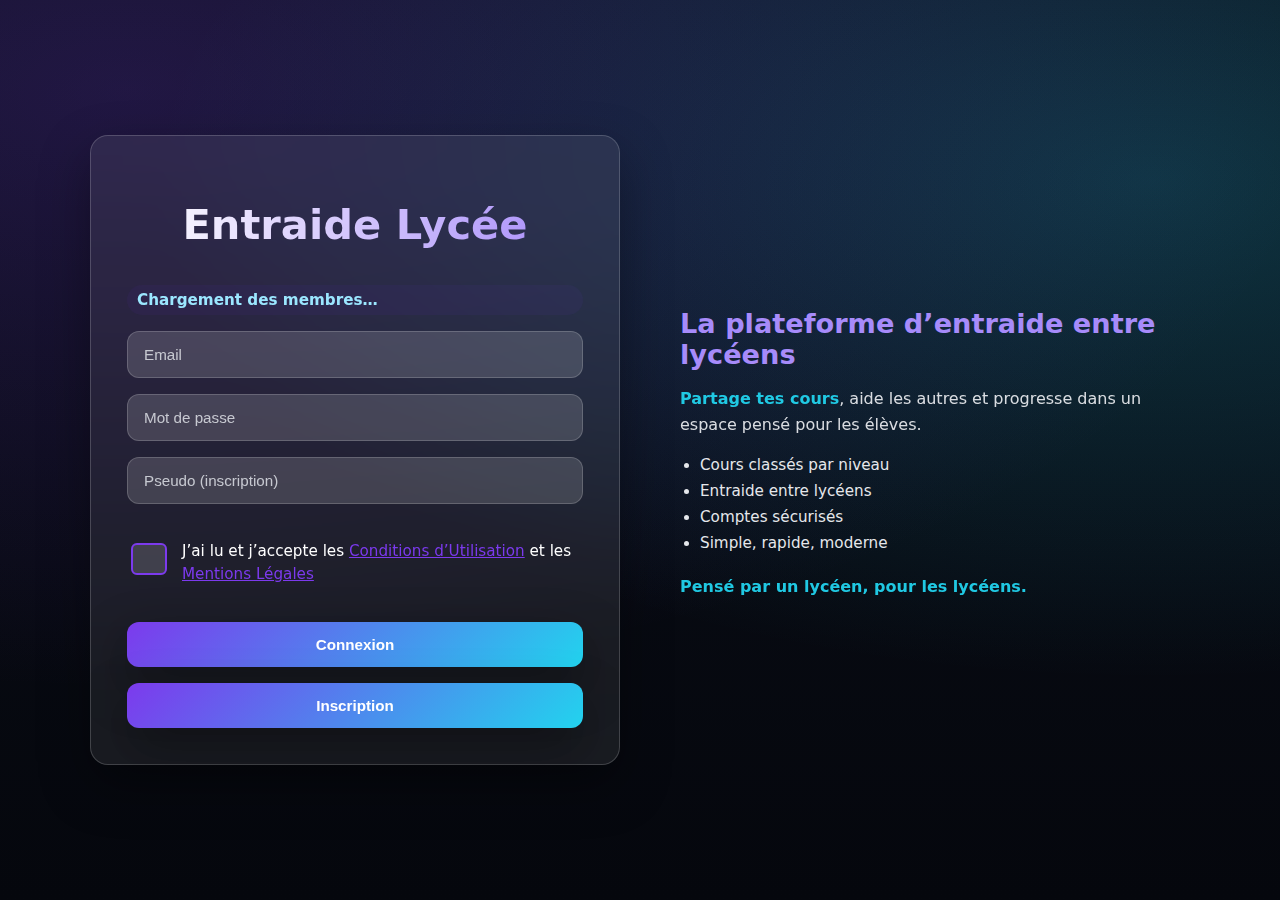
<file: index.html>
<!DOCTYPE html>
<html lang="fr">

<head>
  <meta charset="UTF-8">
  <title>Entraide Lycée - Connexion</title>
  <meta name="viewport" content="width=device-width, initial-scale=1.0">
  <link rel="shortcut icon" href="css/favicon.ico">

  <!-- Standard Favicon -->
  <link rel="icon" type="image/png" sizes="16x16" href="css/favicon-16x16.png">
  <link rel="icon" type="image/png" sizes="32x32" href="css/favicon-32x32.png">
  <link rel="icon" type="image/png" sizes="48x48" href="css/favicon-48x48.png">
  <link rel="stylesheet" href="css/auth.css">
  <style>
    .user-count{
      margin-top:10px;
      font-size:0.95rem;
      color:#9be7ff;
      background: rgba(124,58,237,0.06);
      padding:6px 10px;
      border-radius:999px;
      display:inline-block;
      font-weight:600;
    }
  </style>
</head>

<body class="center">

  <div class="auth-layout">

    <!-- CONNEXION -->
    <!-- CONNEXION / INSCRIPTION -->
    <div class="auth-card">
      <h1>Entraide Lycée</h1>

      <div id="userCount" class="user-count">Chargement des membres…</div>

      <input id="email" placeholder="Email">
      <input id="password" type="password" placeholder="Mot de passe">
      <input id="username" placeholder="Pseudo (inscription)">

      <!-- Checkbox acceptation -->
      <div class="checkbox-group">
        <input type="checkbox" id="terms">
        <label for="terms" class="accept-section">
          J’ai lu et j’accepte les <a href="conditions-utilisations.html" target="_blank">Conditions d’Utilisation</a> et les
          <a href="mentions-legales.html" target="_blank">Mentions Légales</a>
        </label>
      </div>


      <button id="loginBtn">Connexion</button>
      <button id="registerBtn">Inscription</button>
    </div>



    <!-- TEXTE DROITE -->
    <div class="auth-info">
      <h2>La plateforme d’entraide entre lycéens</h2>

      <p>
        <strong>Partage tes cours</strong>, aide les autres et progresse
        dans un espace pensé pour les élèves.
      </p>

      <ul>
        <li>Cours classés par niveau</li>
        <li>Entraide entre lycéens</li>
        <li>Comptes sécurisés</li>
        <li>Simple, rapide, moderne</li>
      </ul>

      <p class="auth-highlight">
        Pensé par un lycéen, pour les lycéens.
      </p>
    </div>

  </div>

  <script type="module" src="./js/auth.js"></script>
</body>

</html>
</file>
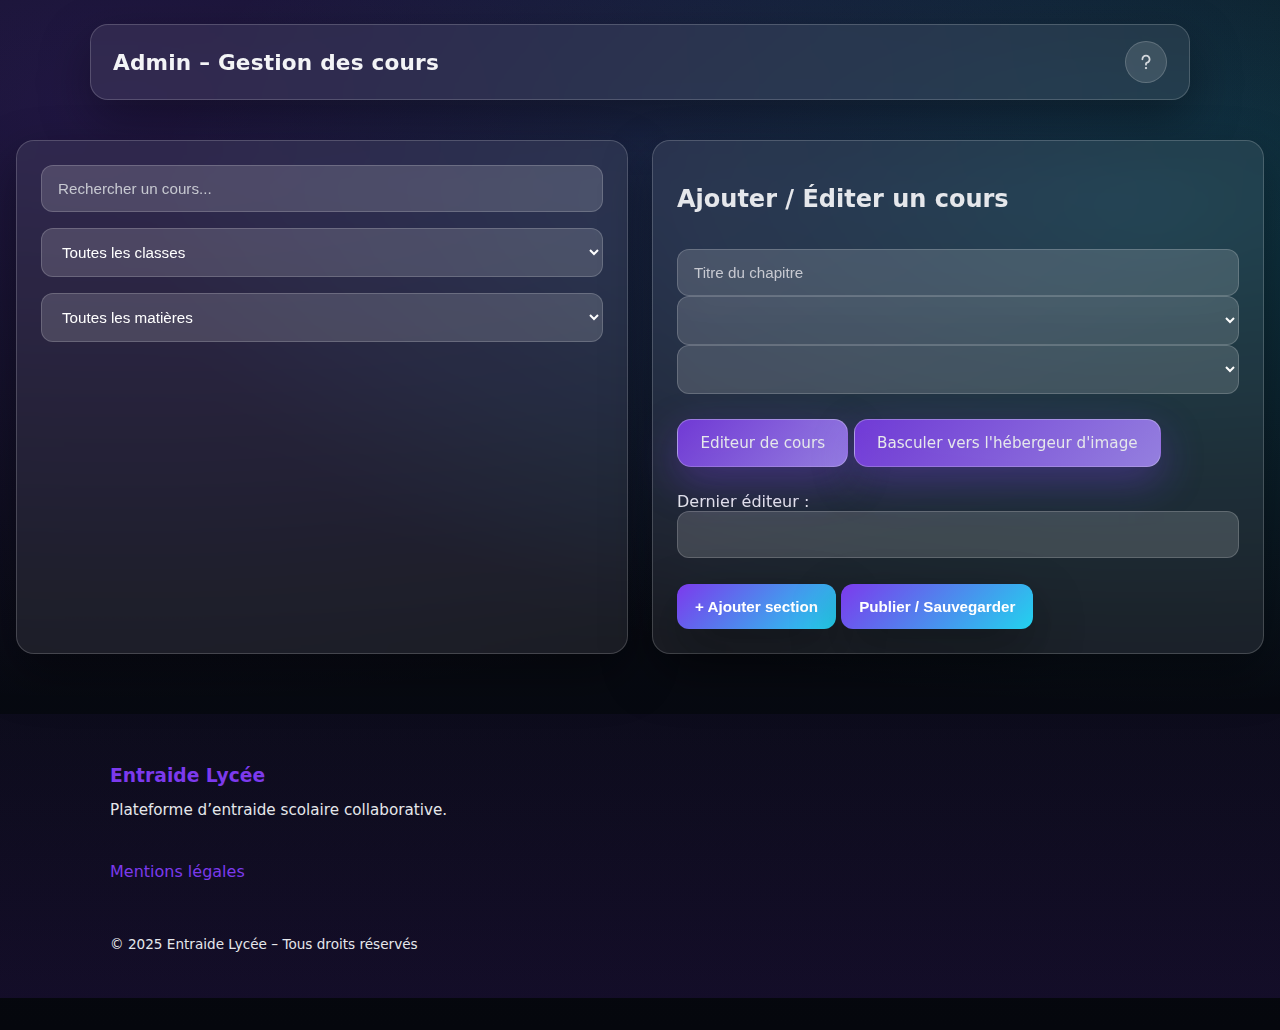
<file: admin.html>
<!DOCTYPE html>
<html lang="fr">

<head>
  <meta charset="UTF-8">
  <title>Admin – Gestion des cours</title>
  <meta name="viewport" content="width=device-width, initial-scale=1.0">
  <link rel="shortcut icon" href="css/favicon.ico">

  <!-- Standard Favicon -->
  <link rel="icon" type="image/png" sizes="16x16" href="css/favicon-16x16.png">
  <link rel="icon" type="image/png" sizes="32x32" href="css/favicon-32x32.png">
  <link rel="icon" type="image/png" sizes="48x48" href="css/favicon-48x48.png">
  <link rel="stylesheet" href="css/admin.css">

</head>

<body>

  <header class="topbar">
    <h1>Admin – Gestion des cours</h1>
    
    <a href="guideAdmin/guide.html"><svg xmlns="http://www.w3.org/2000/svg"
        viewBox="0 0 640 640"><!--!Font Awesome Free v7.1.0 by @fontawesome - https://fontawesome.com License - https://fontawesome.com/license/free Copyright 2025 Fonticons, Inc.-->
        <path
          d="M224 224C224 171 267 128 320 128C373 128 416 171 416 224C416 266.7 388.1 302.9 349.5 315.4C321.1 324.6 288 350.7 288 392L288 416C288 433.7 302.3 448 320 448C337.7 448 352 433.7 352 416L352 392C352 390.3 352.6 387.9 355.5 384.7C358.5 381.4 363.4 378.2 369.2 376.3C433.5 355.6 480 295.3 480 224C480 135.6 408.4 64 320 64C231.6 64 160 135.6 160 224C160 241.7 174.3 256 192 256C209.7 256 224 241.7 224 224zM320 576C342.1 576 360 558.1 360 536C360 513.9 342.1 496 320 496C297.9 496 280 513.9 280 536C280 558.1 297.9 576 320 576z" />
      </svg></a>
  </header>

  <main class="admin-container">


    <section class="course-management card">
      <input type="text" id="searchCourse" placeholder="Rechercher un cours...">
      <select id="filterClass">
        <option value="">Toutes les classes</option>
      </select>
      <select id="filterSubject">
        <option value="">Toutes les matières</option>
      </select>
      <div id="courseList"></div>
    </section>

    <section class="course-form card">
      <h2>Ajouter / Éditer un cours</h2>
      <form id="courseForm">
        <input name="title" placeholder="Titre du chapitre" required>
        <select name="class" id="classSelect" required></select>
        <select name="subject" id="subjectSelect" required></select>
        <div id="sections"></div>

        <a href="editCourse/index.html" class="editeur">Editeur de cours</a>
        <a href="image-explorer/Storagedasboard.html" class="editeur" target="_blank">Basculer vers l'hébergeur
          d'image</a>
        <!-- Champ readonly pour afficher le dernier éditeur -->
        <div class="field">
          <label>Dernier éditeur :</label>
          <input type="text" id="lastEditor" readonly>
        </div>

        <button type="button" id="addSection">+ Ajouter section</button>
        <button type="submit">Publier / Sauvegarder</button>
      </form>
    </section>


  </main>
  <footer class="site-footer">
    <div class="footer-container">

      <div class="footer-brand">
        <h3>Entraide Lycée</h3>
        <p>Plateforme d’entraide scolaire collaborative.</p>
      </div>

      <nav class="footer-links">
        <a href="mentions-legales.html" class="footer-link">Mentions légales</a>
      </nav>

      <div class="footer-bottom">
        <p>© 2025 Entraide Lycée – Tous droits réservés</p>
      </div>

    </div>
  </footer> 

  <script type="module" src="js/admin.js"></script>
</body>

</html>
</file>
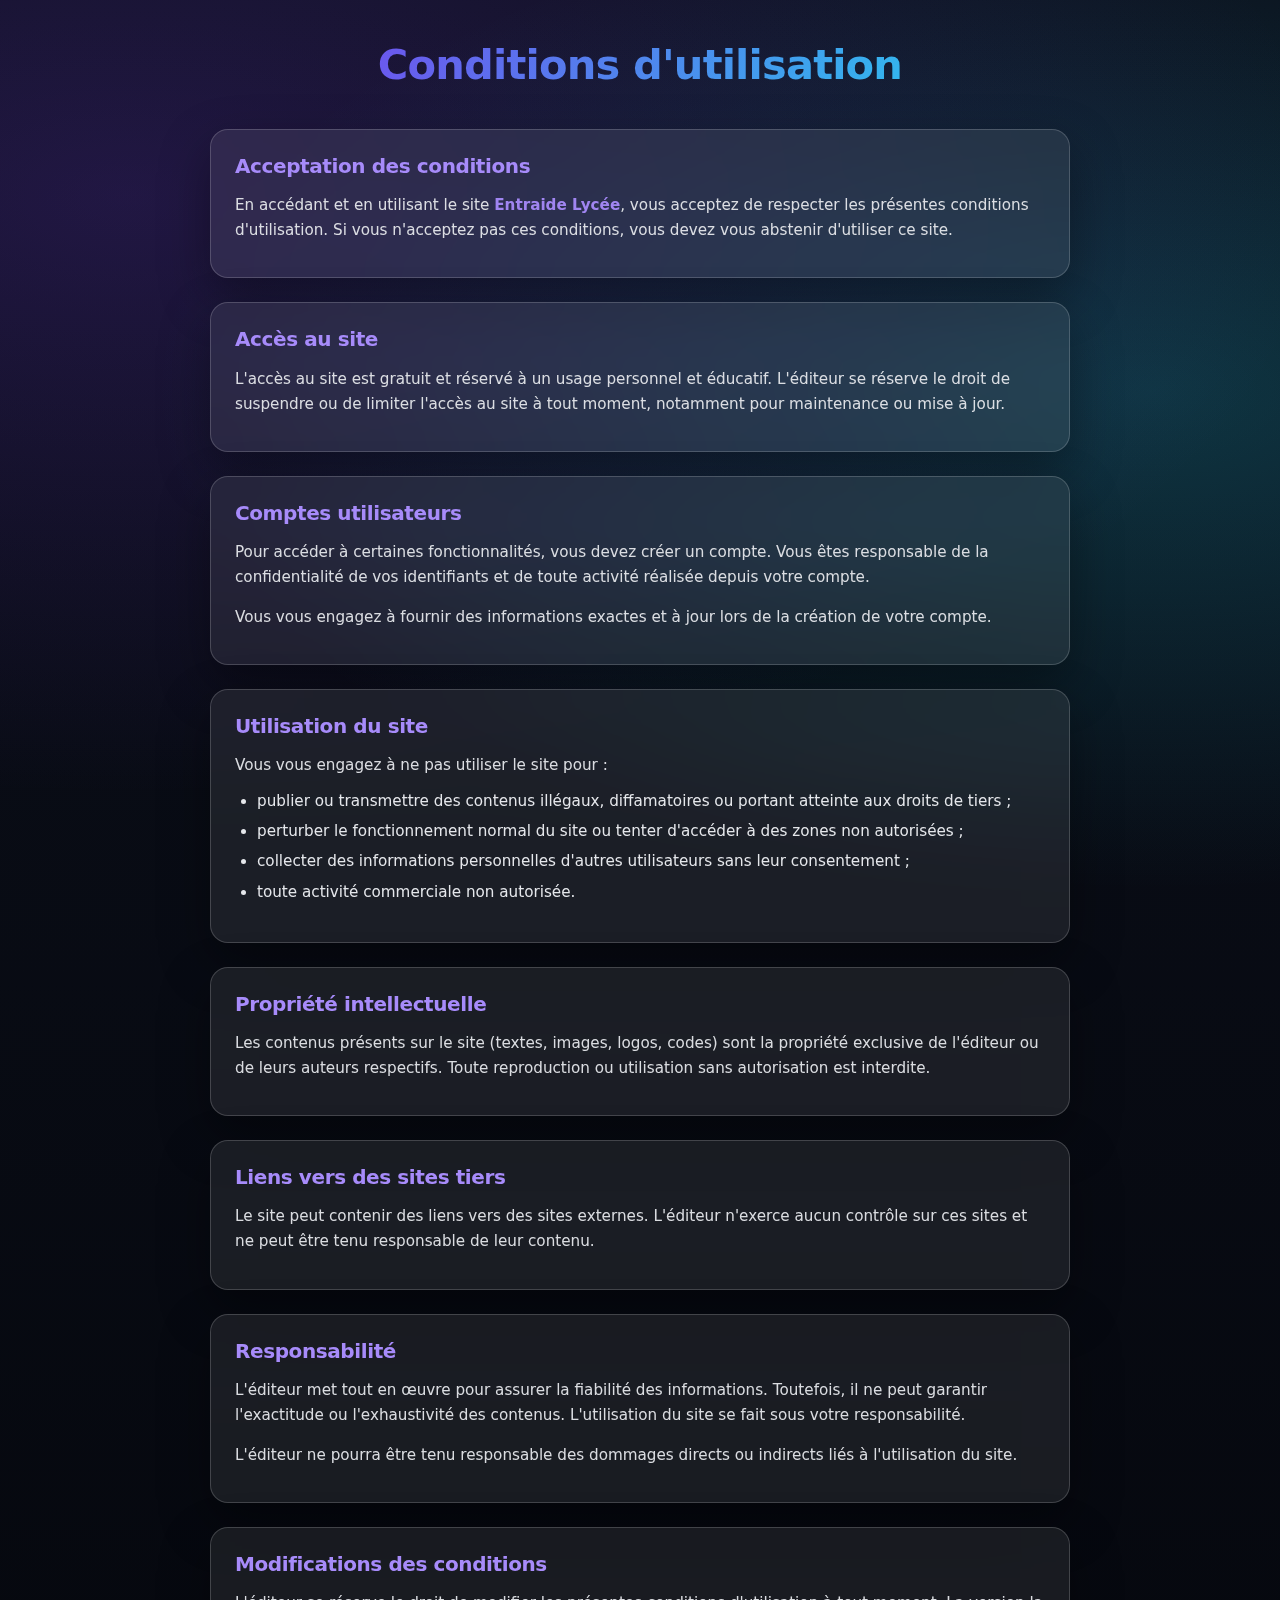
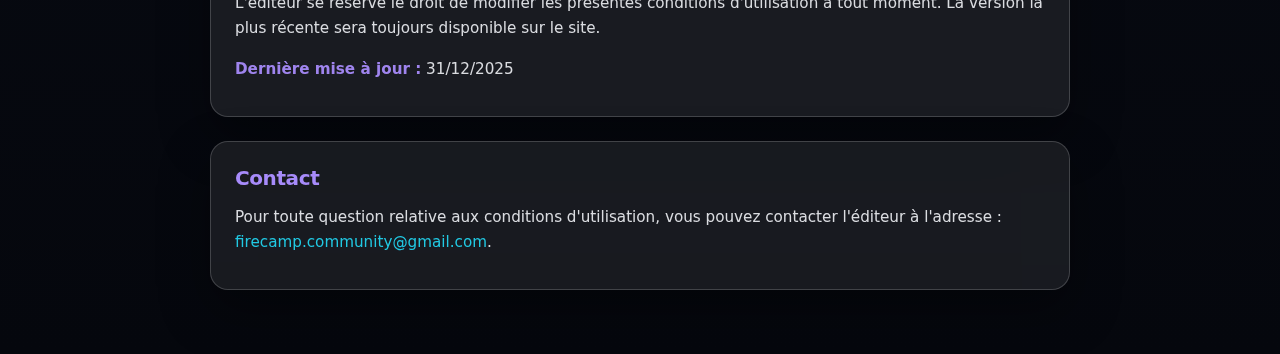
<file: conditions-utilisations.html>
<!DOCTYPE html>
<html lang="fr">

<head>
  <meta charset="UTF-8">
  <meta name="viewport" content="width=device-width, initial-scale=1.0">
  <title>Conditions d'utilisation – Entraide Lycée</title>
  <link rel="shortcut icon" href="css/favicon.ico">
  <link rel="icon" type="image/png" sizes="16x16" href="css/favicon-16x16.png">
  <link rel="icon" type="image/png" sizes="32x32" href="css/favicon-32x32.png">
  <link rel="icon" type="image/png" sizes="48x48" href="css/favicon-48x48.png">
  <link rel="stylesheet" href="css/style.css">
</head>

<body>
  <main class="legale-page">
    <h1>Conditions d'utilisation</h1>

    <section id="acceptation">
      <h2>Acceptation des conditions</h2>
      <p>
        En accédant et en utilisant le site <strong>Entraide Lycée</strong>, vous acceptez de respecter les présentes
        conditions d'utilisation. Si vous n'acceptez pas ces conditions, vous devez vous abstenir d'utiliser ce site.
      </p>
    </section>

    <section id="acces-site">
      <h2>Accès au site</h2>
      <p>
        L'accès au site est gratuit et réservé à un usage personnel et éducatif. L'éditeur se réserve le droit de
        suspendre ou de limiter l'accès au site à tout moment, notamment pour maintenance ou mise à jour.
      </p>
    </section>

    <section id="compte-utilisateur">
      <h2>Comptes utilisateurs</h2>
      <p>
        Pour accéder à certaines fonctionnalités, vous devez créer un compte. Vous êtes responsable de la confidentialité
        de vos identifiants et de toute activité réalisée depuis votre compte.
      </p>
      <p>
        Vous vous engagez à fournir des informations exactes et à jour lors de la création de votre compte.
      </p>
    </section>

    <section id="utilisation">
      <h2>Utilisation du site</h2>
      <p>
        Vous vous engagez à ne pas utiliser le site pour :
      </p>
      <ul>
        <li>publier ou transmettre des contenus illégaux, diffamatoires ou portant atteinte aux droits de tiers ;</li>
        <li>perturber le fonctionnement normal du site ou tenter d'accéder à des zones non autorisées ;</li>
        <li>collecter des informations personnelles d'autres utilisateurs sans leur consentement ;</li>
        <li>toute activité commerciale non autorisée.</li>
      </ul>
    </section>

    <section id="propriete-intellectuelle">
      <h2>Propriété intellectuelle</h2>
      <p>
        Les contenus présents sur le site (textes, images, logos, codes) sont la propriété exclusive de l'éditeur ou de
        leurs auteurs respectifs. Toute reproduction ou utilisation sans autorisation est interdite.
      </p>
    </section>

    <section id="liens">
      <h2>Liens vers des sites tiers</h2>
      <p>
        Le site peut contenir des liens vers des sites externes. L'éditeur n'exerce aucun contrôle sur ces sites et ne
        peut être tenu responsable de leur contenu.
      </p>
    </section>

    <section id="responsabilite">
      <h2>Responsabilité</h2>
      <p>
        L'éditeur met tout en œuvre pour assurer la fiabilité des informations. Toutefois, il ne peut garantir l'exactitude
        ou l'exhaustivité des contenus. L'utilisation du site se fait sous votre responsabilité.
      </p>
      <p>
        L'éditeur ne pourra être tenu responsable des dommages directs ou indirects liés à l'utilisation du site.
      </p>
    </section>

    <section id="modifications">
      <h2>Modifications des conditions</h2>
      <p>
        L'éditeur se réserve le droit de modifier les présentes conditions d'utilisation à tout moment. La version
        la plus récente sera toujours disponible sur le site.
      </p>
      <p>
        <strong>Dernière mise à jour :</strong> 31/12/2025
      </p>
    </section>

    <section id="contact">
      <h2>Contact</h2>
      <p>
        Pour toute question relative aux conditions d'utilisation, vous pouvez contacter l'éditeur à l'adresse :
        <a href="mailto:firecamp.community@gmail.com">firecamp.community@gmail.com</a>.
      </p>
    </section>

  </main>
</body>

</html>
</file>
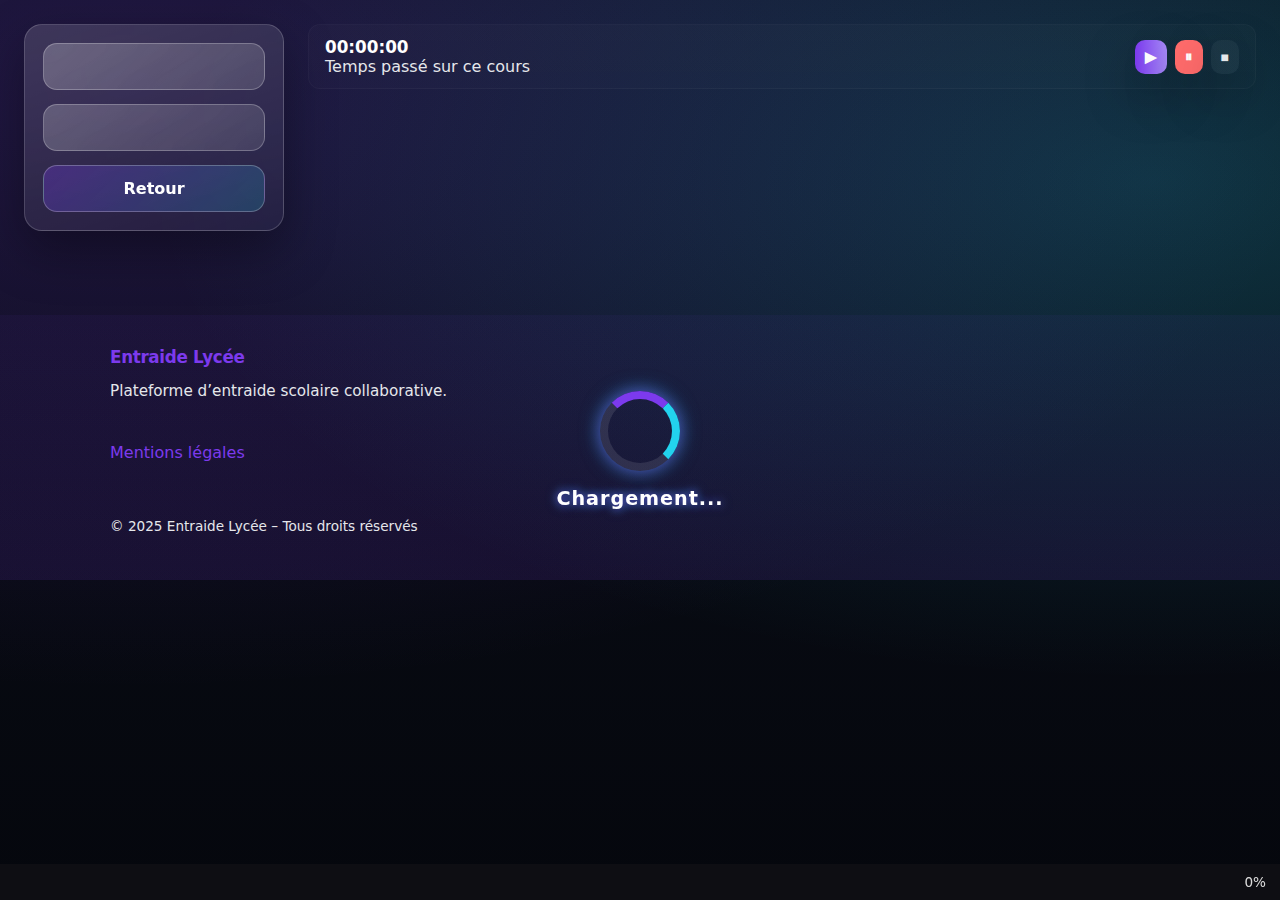
<file: course.html>
<!DOCTYPE html>
<html lang="fr">

<head>
    <meta charset="UTF-8">
    <title>Cours – Plateforme</title>
    <meta name="viewport" content="width=device-width, initial-scale=1.0">
    <link rel="shortcut icon" href="css/favicon.ico">

    <!-- Standard Favicon -->
    <link rel="icon" type="image/png" sizes="16x16" href="css/favicon-16x16.png">
    <link rel="icon" type="image/png" sizes="32x32" href="css/favicon-32x32.png">
    <link rel="icon" type="image/png" sizes="48x48" href="css/favicon-48x48.png">
    <link rel="stylesheet" href="css/style.css">
</head>

<body>

    <div class="layout">

        <aside>
            <select id="classFilter"></select>
            <select id="subjectFilter"></select>
            <a href="dashboard.html">Retour</a>
        </aside>

        <main id="course">
            <div class="chronometer" id="chronometer">
                <div class="chrono-left">
                    <div class="chrono-display" id="chronoDisplay">00:00:00</div>
                    <div class="subtext">Temps passé sur ce cours</div>
                </div>
                <div class="chrono-controls">
                    <button id="chronoStart" class="start">▶</button>
                    <button id="chronoPause" class="pause">⏸</button>
                    <button id="chronoReset" class="reset">⏹</button>
                </div>
            </div>

            <div id="loader" class="loader">
                <div class="spinner"></div>
                <span>Chargement...</span>
            </div>

            <div id="courseContent"></div>

        </main>


    </div>
    <!-- Progression lecture -->
    <div id="readingProgress">
        <div class="bar"></div>
        <span class="label">0%</span>
    </div>
    <button id="backToTop" class="back-to-top">↑</button>
    <footer class="site-footer">
        <div class="footer-container">

            <div class="footer-brand">
                <h3>Entraide Lycée</h3>
                <p>Plateforme d’entraide scolaire collaborative.</p>
            </div>

            <nav class="footer-links">
                <a href="mentions-legales.html" class="footer-link">Mentions légales</a>
            </nav>

            <div class="footer-bottom">
                <p>© 2025 Entraide Lycée – Tous droits réservés</p>
            </div>

        </div>
    </footer>


    <script type="module" src="js/course.js"></script>

</body>

</html>
</file>
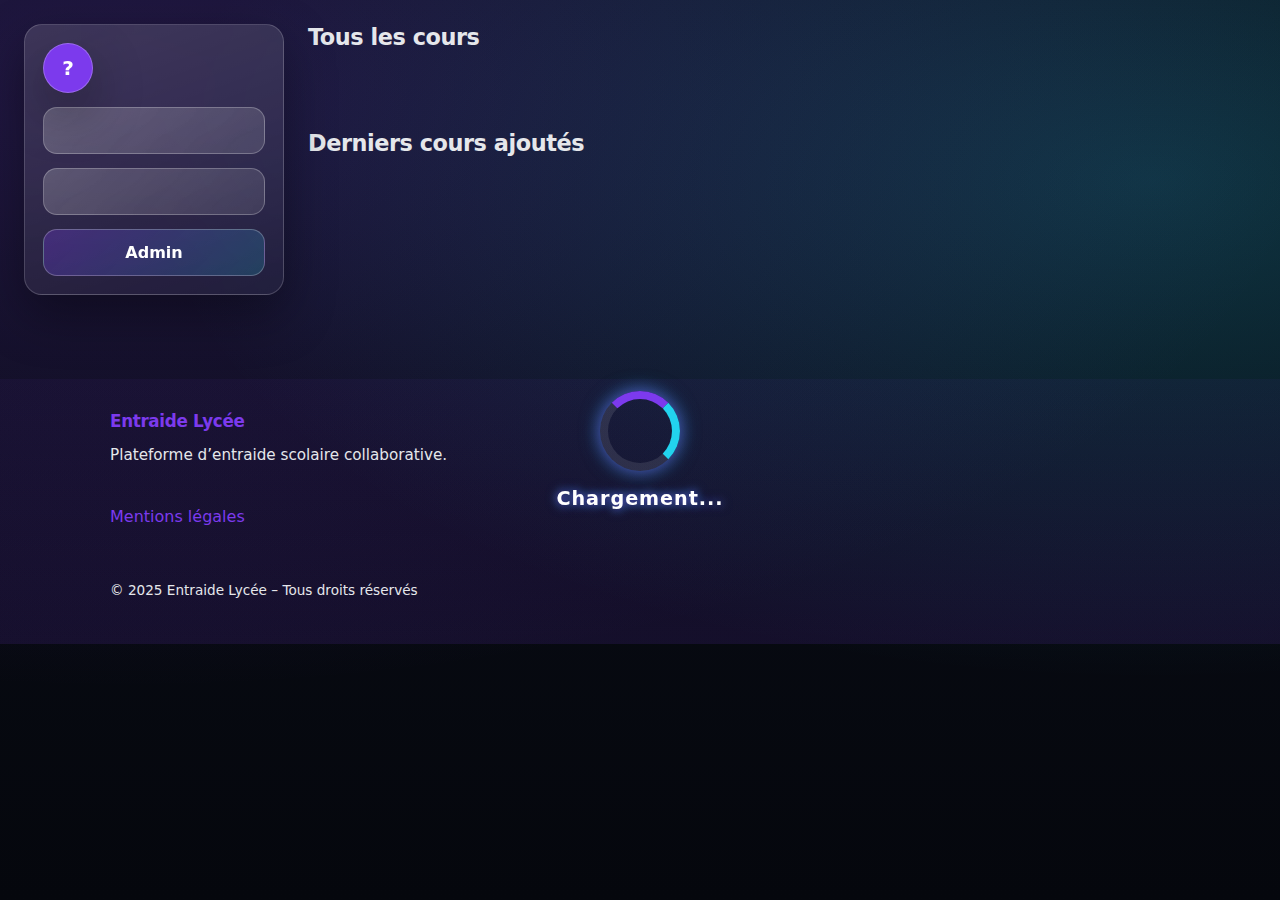
<file: dashboard.html>
<!DOCTYPE html>
<html lang="fr">

<head>
    <link rel="shortcut icon" href="css/favicon.ico">

    <!-- Standard Favicon -->
    <link rel="icon" type="image/png" sizes="16x16" href="css/favicon-16x16.png">
    <link rel="icon" type="image/png" sizes="32x32" href="css/favicon-32x32.png">
    <link rel="icon" type="image/png" sizes="48x48" href="css/favicon-48x48.png">
    <meta charset="UTF-8">
    <title>Cours – Plateforme</title>
    <meta name="viewport" content="width=device-width, initial-scale=1.0">
    <link rel="stylesheet" href="css/style.css">
</head>

<body>

    <div class="layout">

        <aside>
            <a href="#" class="profile-bubble" id="profileBubble">
                <span id="profileLetter">?</span>
            </a>
            <!-- le dropdown sera créé dynamiquement via JS juste après -->

            <select id="classFilter"></select>
            <select id="subjectFilter"></select>
            <a href="admin.html">Admin</a>
        </aside>

        <main class="content">
            <div id="loader" class="loader">
                <div class="spinner"></div>
                <span>Chargement...</span>
            </div>
            <section>
                <h2 class="ForcedColor">Tous les cours</h2>
                <div id="courseList"></div>
            </section>
            <section class="latest-section">
                <h2>Derniers cours ajoutés</h2>
                <div id="latestCourses" class="latest-grid"></div>
            </section>



        </main>



    </div>
    <footer class="site-footer">
        <div class="footer-container">

            <div class="footer-brand">
                <h3>Entraide Lycée</h3>
                <p>Plateforme d’entraide scolaire collaborative.</p>
            </div>

            <nav class="footer-links">
                <a href="mentions-legales.html" class="footer-link">Mentions légales</a>
            </nav>

            <div class="footer-bottom">
                <p>© 2025 Entraide Lycée – Tous droits réservés</p>
            </div>

        </div>
    </footer>

    <script type="module" src="js/user.js"></script>
</body>

</html>
</file>
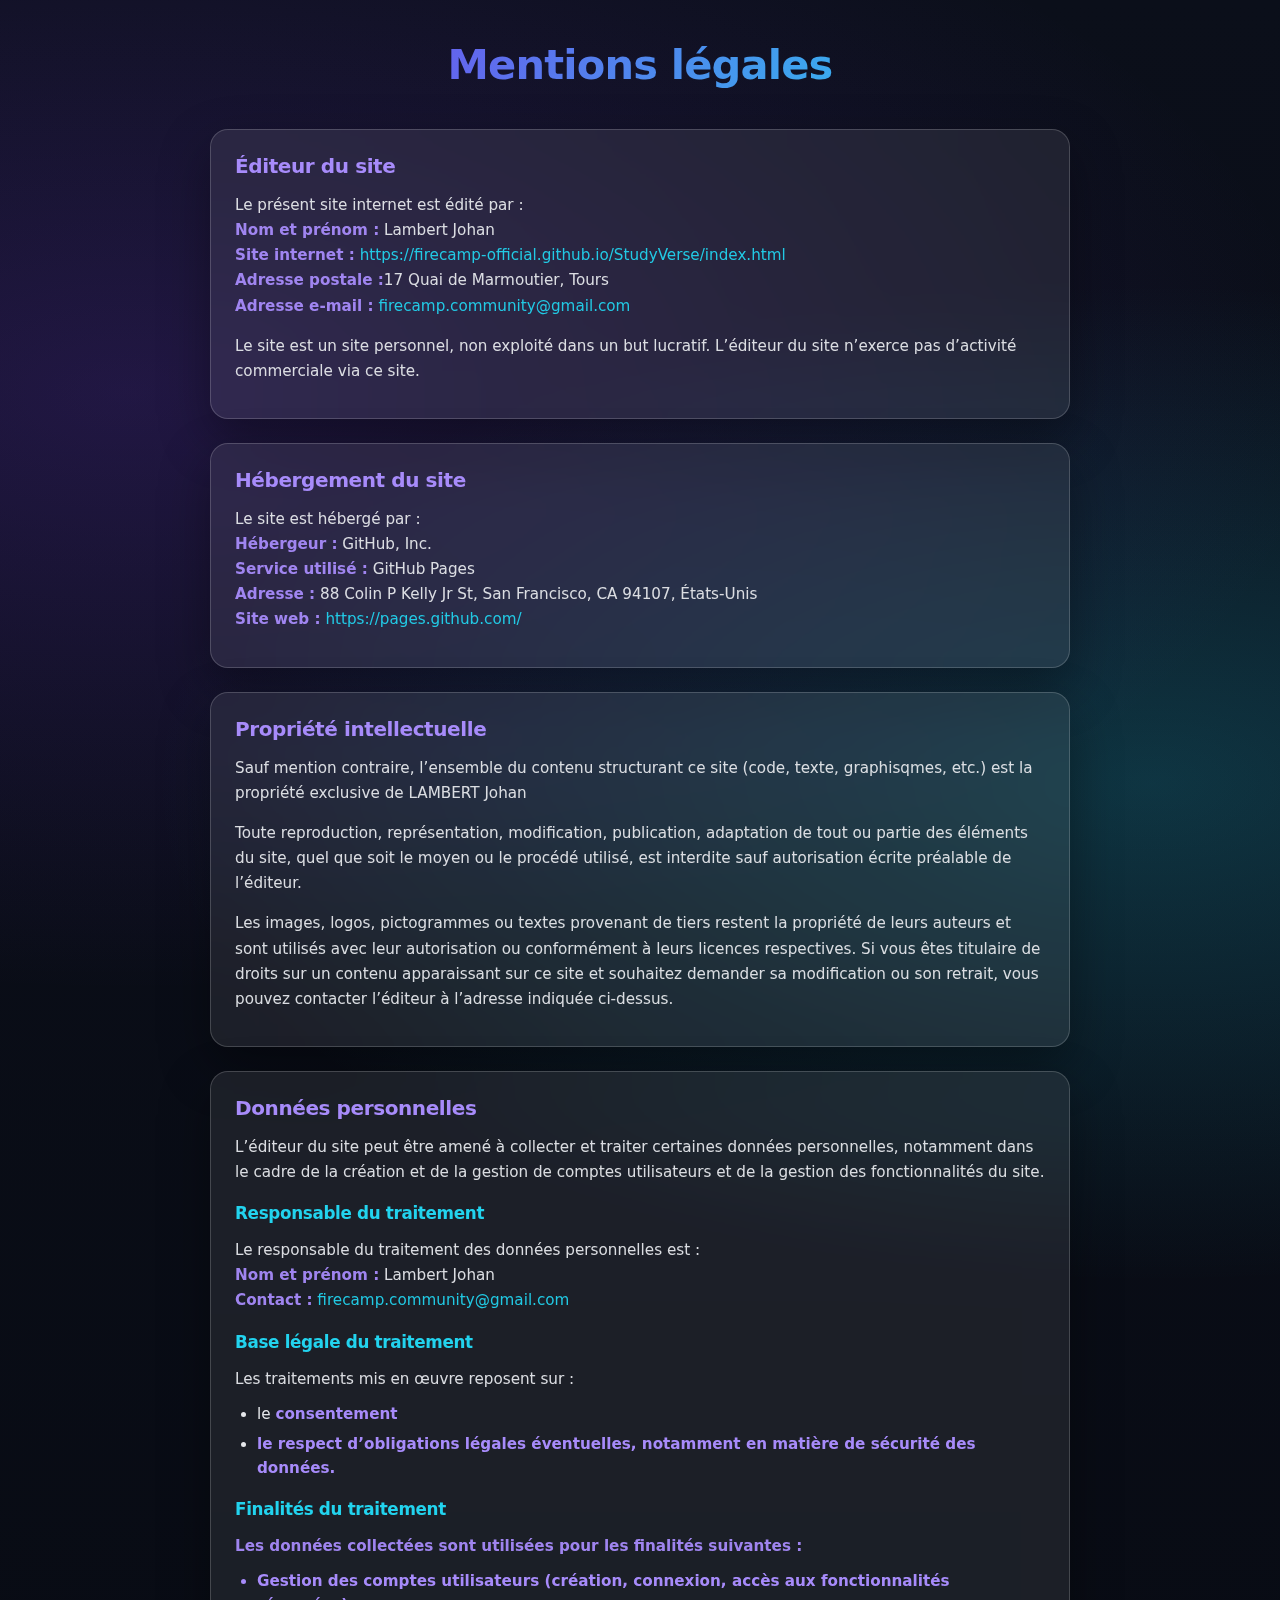
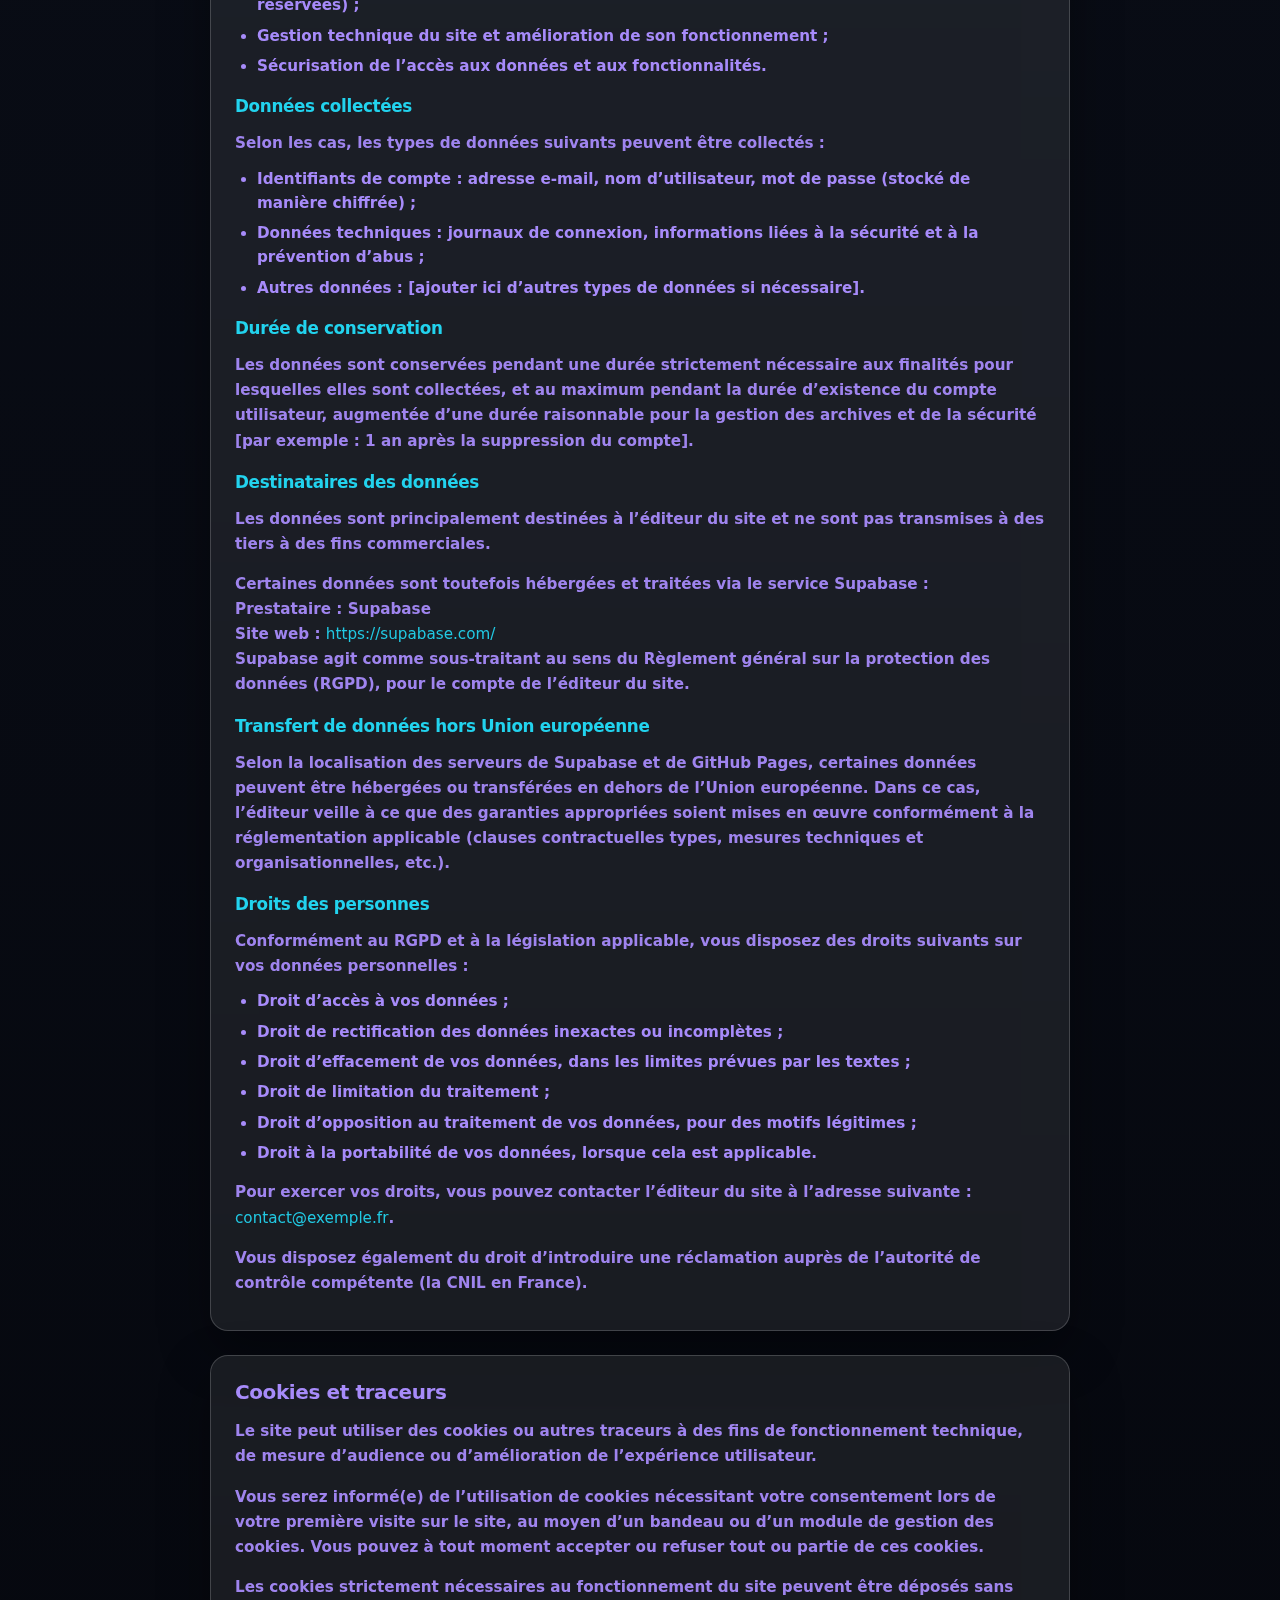
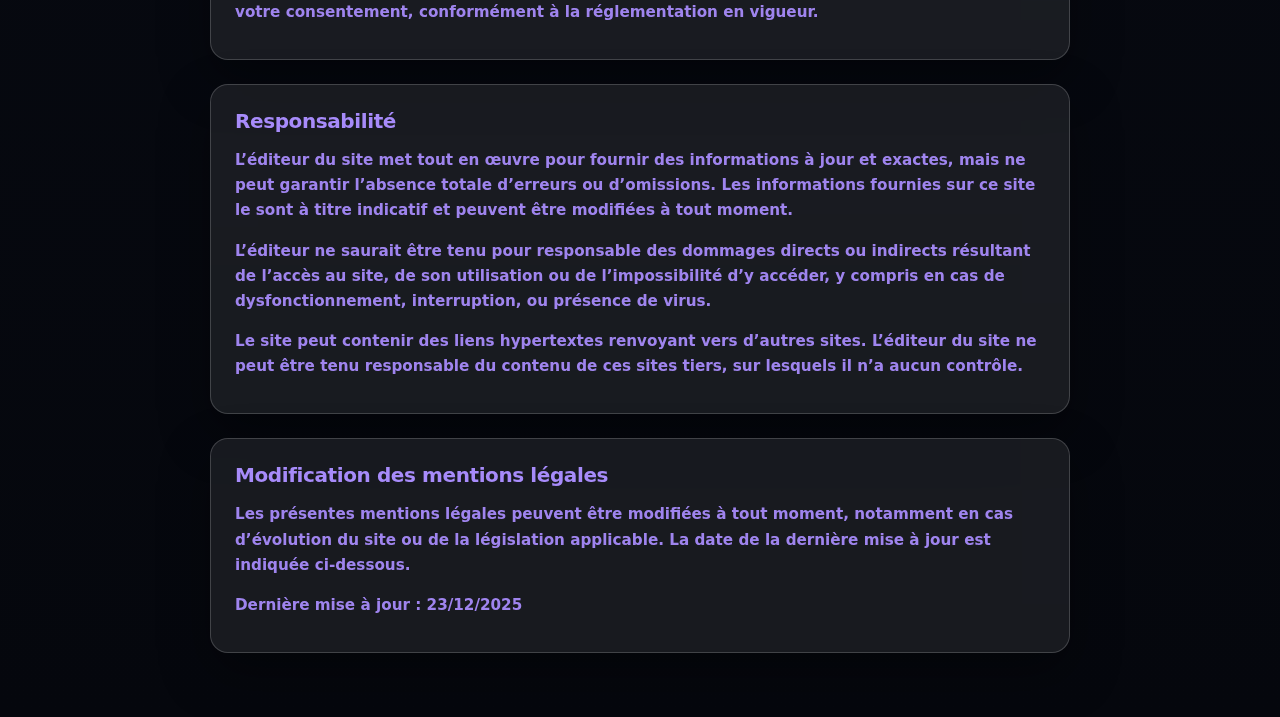
<file: mentions-legales.html>
<!DOCTYPE html>
<html lang="fr">

<head>
  <meta charset="UTF-8">
  <meta name="viewport" content="width=device-width, initial-scale=1.0">
  <title>Mentions légales – Entraide Lycée</title>
      <link rel="shortcut icon" href="css/favicon.ico">

    <!-- Standard Favicon -->
    <link rel="icon" type="image/png" sizes="16x16" href="css/favicon-16x16.png">
    <link rel="icon" type="image/png" sizes="32x32" href="css/favicon-32x32.png">
    <link rel="icon" type="image/png" sizes="48x48" href="css/favicon-48x48.png">
  <link rel="stylesheet" href="css/style.css">
</head>


<body>
  <main class="legale-page">
    <h1>Mentions légales</h1>

    <section id="editeur">
      <h2>Éditeur du site</h2>
      <p>
        Le présent site internet est édité par&nbsp;:<br>
        <strong>Nom et prénom :</strong> Lambert Johan<br>
        <!-- Remplace l’URL ci-dessous par l’URL de ton site -->
        <strong>Site internet :</strong> <a href="https://firecamp-official.github.io/StudyVerse/index.html">https://firecamp-official.github.io/StudyVerse/index.html</a><br>
        <!-- Adresse postale facultative mais recommandée pour une personne physique -->
        <strong>Adresse postale :</strong>17 Quai de Marmoutier, Tours<br>
        <!-- E-mail de contact général -->
        <strong>Adresse e-mail :</strong> <a href="mailto:firecamp.community@gmail.com">firecamp.community@gmail.com</a><br>
      </p>

      <p>
        Le site est un site personnel, non exploité dans un but lucratif.
        L’éditeur du site n’exerce pas d’activité commerciale via ce site.
      </p>
    </section>

    <section id="hebergeur">
      <h2>Hébergement du site</h2>
      <p>
        Le site est hébergé par&nbsp;:<br>
        <strong>Hébergeur :</strong> GitHub, Inc.<br>
        <strong>Service utilisé :</strong> GitHub Pages<br>
        <strong>Adresse :</strong> 88 Colin P Kelly Jr St, San Francisco, CA 94107, États-Unis<br>
        <strong>Site web :</strong> <a href="https://pages.github.com/">https://pages.github.com/</a>
      </p>
    </section>

    <section id="propriete-intellectuelle">
      <h2>Propriété intellectuelle</h2>
      <p>
        Sauf mention contraire, l’ensemble du contenu structurant ce site (code, texte, graphisqmes, etc.) est la propriété exclusive de LAMBERT Johan
      </p>
      <p>
        Toute reproduction, représentation, modification, publication, adaptation de tout ou partie des éléments du
        site,
        quel que soit le moyen ou le procédé utilisé, est interdite sauf autorisation écrite préalable de l’éditeur.
      </p>
      <p>
        Les images, logos, pictogrammes ou textes provenant de tiers restent la propriété de leurs auteurs et sont
        utilisés
        avec leur autorisation ou conformément à leurs licences respectives.
        Si vous êtes titulaire de droits sur un contenu apparaissant sur ce site et souhaitez demander sa modification
        ou son retrait, vous pouvez contacter l’éditeur à l’adresse indiquée ci-dessus.
      </p>
    </section>

    <section id="donnees-personnelles">
      <h2>Données personnelles</h2>
      <p>
        L’éditeur du site peut être amené à collecter et traiter certaines données personnelles, notamment dans le cadre
        de la création et de la gestion de comptes utilisateurs et de la gestion des fonctionnalités du site.
      </p>

      <h3>Responsable du traitement</h3>
      <p>
        Le responsable du traitement des données personnelles est&nbsp;:<br>
        <strong>Nom et prénom :</strong> Lambert Johan<br>
        <strong>Contact :</strong> <a href="mailto:firecamp.community@gmail.com">firecamp.community@gmail.com</a>
      </p>

      <h3>Base légale du traitement</h3>
      <p>
        Les traitements mis en œuvre reposent sur&nbsp;:
      </p>
      <ul>
        <li>
          le <strong>consentement</ des personnes concernées pour la création de compte, la gestion du profil et
              l’utilisation des fonctionnalités nécessitant une authentification&nbsp;; </li>
        <li>
          le <strong>respect d’obligations légales éventuelles, notamment en matière de sécurité des données. 
        </li>

      </ul>

      <h3>Finalités du traitement</h3>
      <p>
        Les données collectées sont utilisées pour les finalités suivantes&nbsp;:
      </p>
      <ul>
        <li><strong>Gestion des comptes utilisateurs</strong> (création, connexion, accès aux fonctionnalités réservées)
          ;</li>
        <li><strong>Gestion technique du site</strong> et amélioration de son fonctionnement ;</li>
        <li><strong>Sécurisation de l’accès</strong> aux données et aux fonctionnalités.</li>
      </ul>

      <h3>Données collectées</h3>
      <p>
        Selon les cas, les types de données suivants peuvent être collectés&nbsp;:
      </p>
      <ul>
        <li><strong>Identifiants de compte :</strong> adresse e-mail, nom d’utilisateur, mot de passe (stocké de manière
          chiffrée) ;</li>
        <li><strong>Données techniques :</strong> journaux de connexion, informations liées à la sécurité et à la
          prévention d’abus ;</li>
        <li><strong>Autres données :</strong> [ajouter ici d’autres types de données si nécessaire].</li>
      </ul>

      <h3>Durée de conservation</h3>
      <p>
        Les données sont conservées pendant une durée strictement nécessaire aux finalités pour lesquelles elles sont
        collectées,
        et au maximum pendant la durée d’existence du compte utilisateur, augmentée d’une durée raisonnable pour la
        gestion
        des archives et de la sécurité [par exemple&nbsp;: 1 an après la suppression du compte].
      </p>

      <h3>Destinataires des données</h3>
      <p>
        Les données sont principalement destinées à l’éditeur du site et ne sont pas transmises à des tiers à des fins
        commerciales.
      </p>
      <p>
        Certaines données sont toutefois hébergées et traitées via le service Supabase&nbsp;:<br>
        <strong>Prestataire :</strong> Supabase<br>
        <strong>Site web :</strong> <a href="https://supabase.com/">https://supabase.com/</a><br>
        Supabase agit comme sous-traitant au sens du Règlement général sur la protection des données (RGPD), pour le
        compte
        de l’éditeur du site.
      </p>

      <h3>Transfert de données hors Union européenne</h3>
      <p>
        Selon la localisation des serveurs de Supabase et de GitHub Pages, certaines données peuvent être hébergées ou
        transférées en dehors de l’Union européenne.
        Dans ce cas, l’éditeur veille à ce que des garanties appropriées soient mises en œuvre conformément à la
        réglementation applicable (clauses contractuelles types, mesures techniques et organisationnelles, etc.).
      </p>

      <h3>Droits des personnes</h3>
      <p>
        Conformément au RGPD et à la législation applicable, vous disposez des droits suivants sur vos données
        personnelles&nbsp;:
      </p>
      <ul>
        <li><strong>Droit d’accès à vos données ;</li>
        <li><strong>Droit de rectification des données inexactes ou incomplètes ;</li>
        <li><strong>Droit d’effacement de vos données, dans les limites prévues par les textes ;</li>
        <li><strong>Droit de limitation du traitement ;</li>
        <li><strong>Droit d’opposition au traitement de vos données, pour des motifs légitimes ;</li>
        <li><strong>Droit à la portabilité de vos données, lorsque cela est applicable.</li>
      </ul>
      <p>
        Pour exercer vos droits, vous pouvez contacter l’éditeur du site à l’adresse suivante&nbsp;:
        <a href="mailto:contact@exemple.fr">contact@exemple.fr</a>.
      </p>
      <p>
        Vous disposez également du droit d’introduire une réclamation auprès de l’autorité de contrôle compétente
        (la CNIL en France).
      </p>
    </section>

    <section id="cookies">
      <h2>Cookies et traceurs</h2>
      <p>
        Le site peut utiliser des cookies ou autres traceurs à des fins de fonctionnement technique, de mesure
        d’audience
        ou d’amélioration de l’expérience utilisateur.
      </p>
      <p>
        Vous serez informé(e) de l’utilisation de cookies nécessitant votre consentement lors de votre première
        visite sur le site, au moyen d’un bandeau ou d’un module de gestion des cookies.
        Vous pouvez à tout moment accepter ou refuser tout ou partie de ces cookies.
      </p>
      <p>
        Les cookies strictement nécessaires au fonctionnement du site peuvent être déposés sans votre consentement,
        conformément à la réglementation en vigueur.
      </p>
    </section>

    <section id="responsabilite">
      <h2>Responsabilité</h2>
      <p>
        L’éditeur du site met tout en œuvre pour fournir des informations à jour et exactes, mais ne peut garantir
        l’absence totale d’erreurs ou d’omissions.
        Les informations fournies sur ce site le sont à titre indicatif et peuvent être modifiées à tout moment.
      </p>
      <p>
        L’éditeur ne saurait être tenu pour responsable des dommages directs ou indirects résultant de l’accès au site,
        de son utilisation ou de l’impossibilité d’y accéder, y compris en cas de dysfonctionnement, interruption,
        ou présence de virus.
      </p>
      <p>
        Le site peut contenir des liens hypertextes renvoyant vers d’autres sites. L’éditeur du site ne peut être tenu
        responsable du contenu de ces sites tiers, sur lesquels il n’a aucun contrôle.
      </p>
    </section>

    <section id="modifications">
      <h2>Modification des mentions légales</h2>
      <p>
        Les présentes mentions légales peuvent être modifiées à tout moment, notamment en cas d’évolution du site
        ou de la législation applicable.
        La date de la dernière mise à jour est indiquée ci-dessous.
      </p>
      <p>
        <strong>Dernière mise à jour :</strong> 23/12/2025
      </p>
    </section>

  </main>

</body>

</html>
</file>
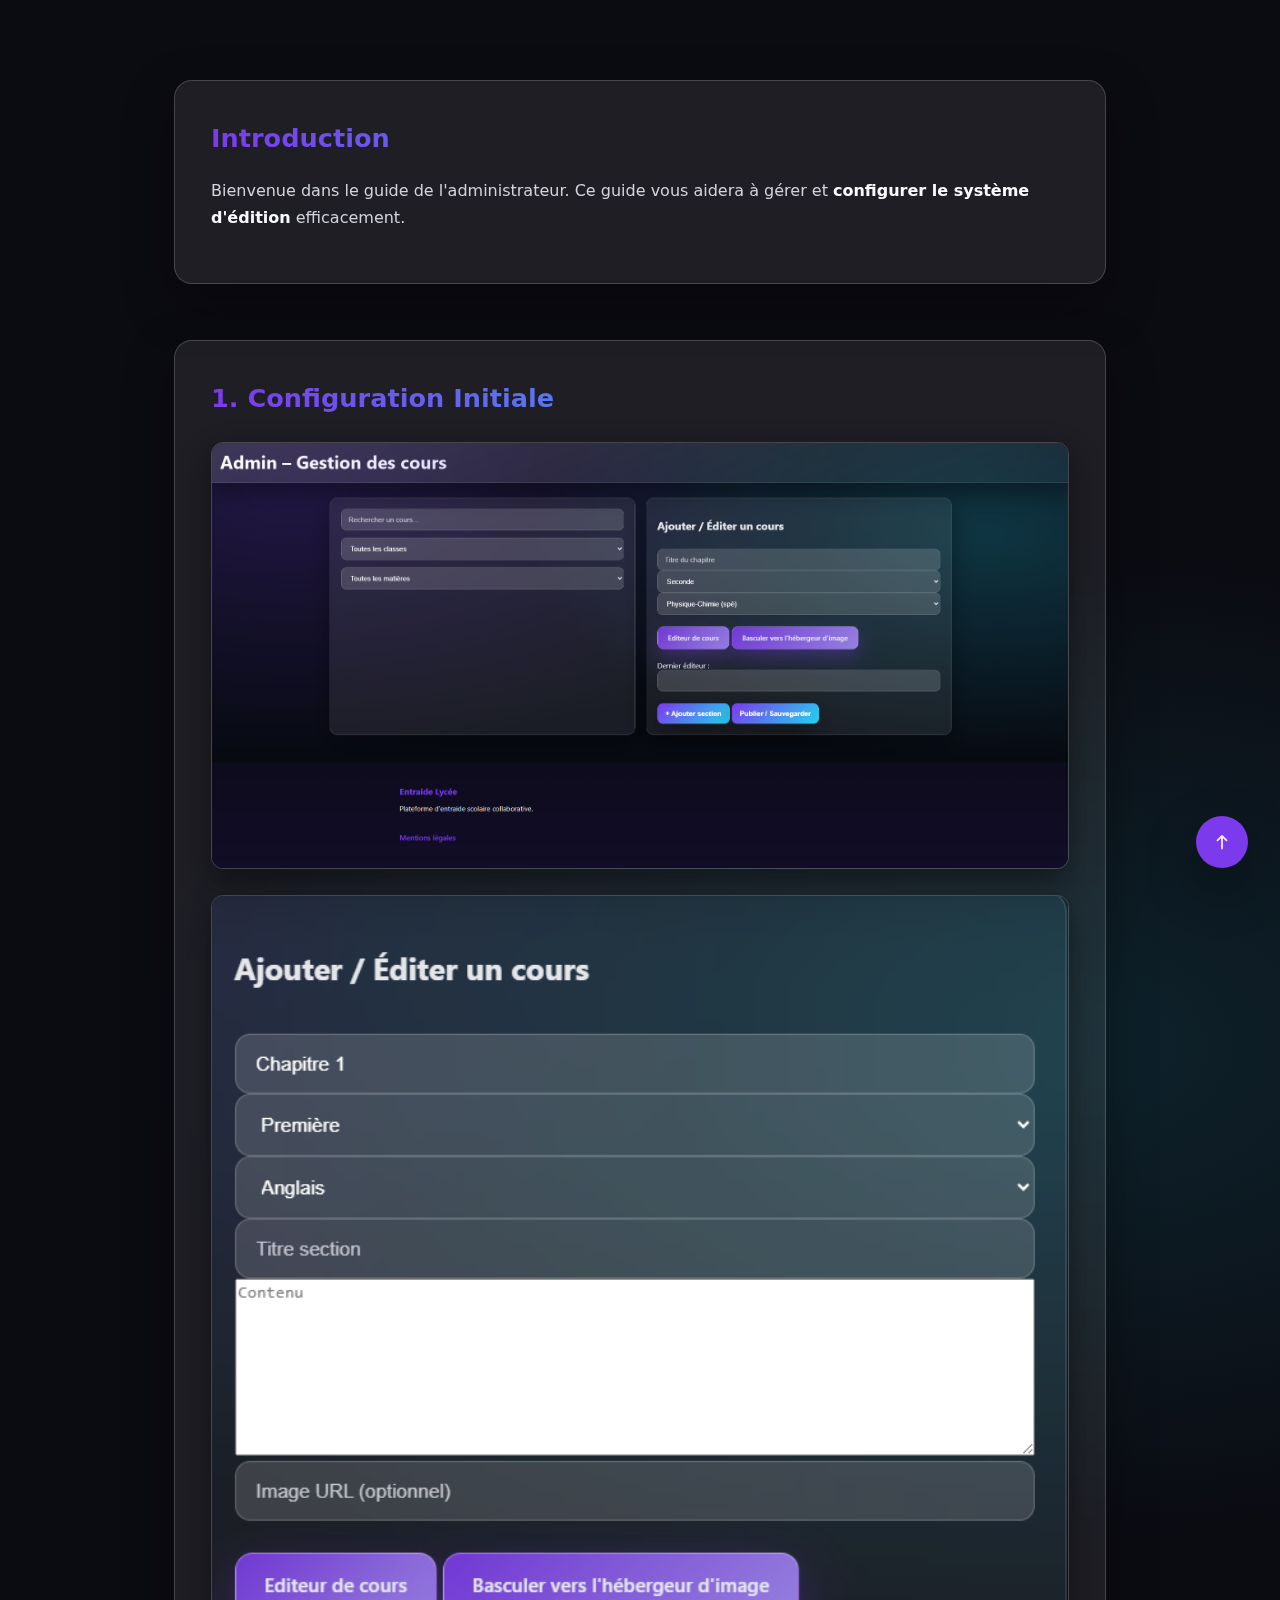
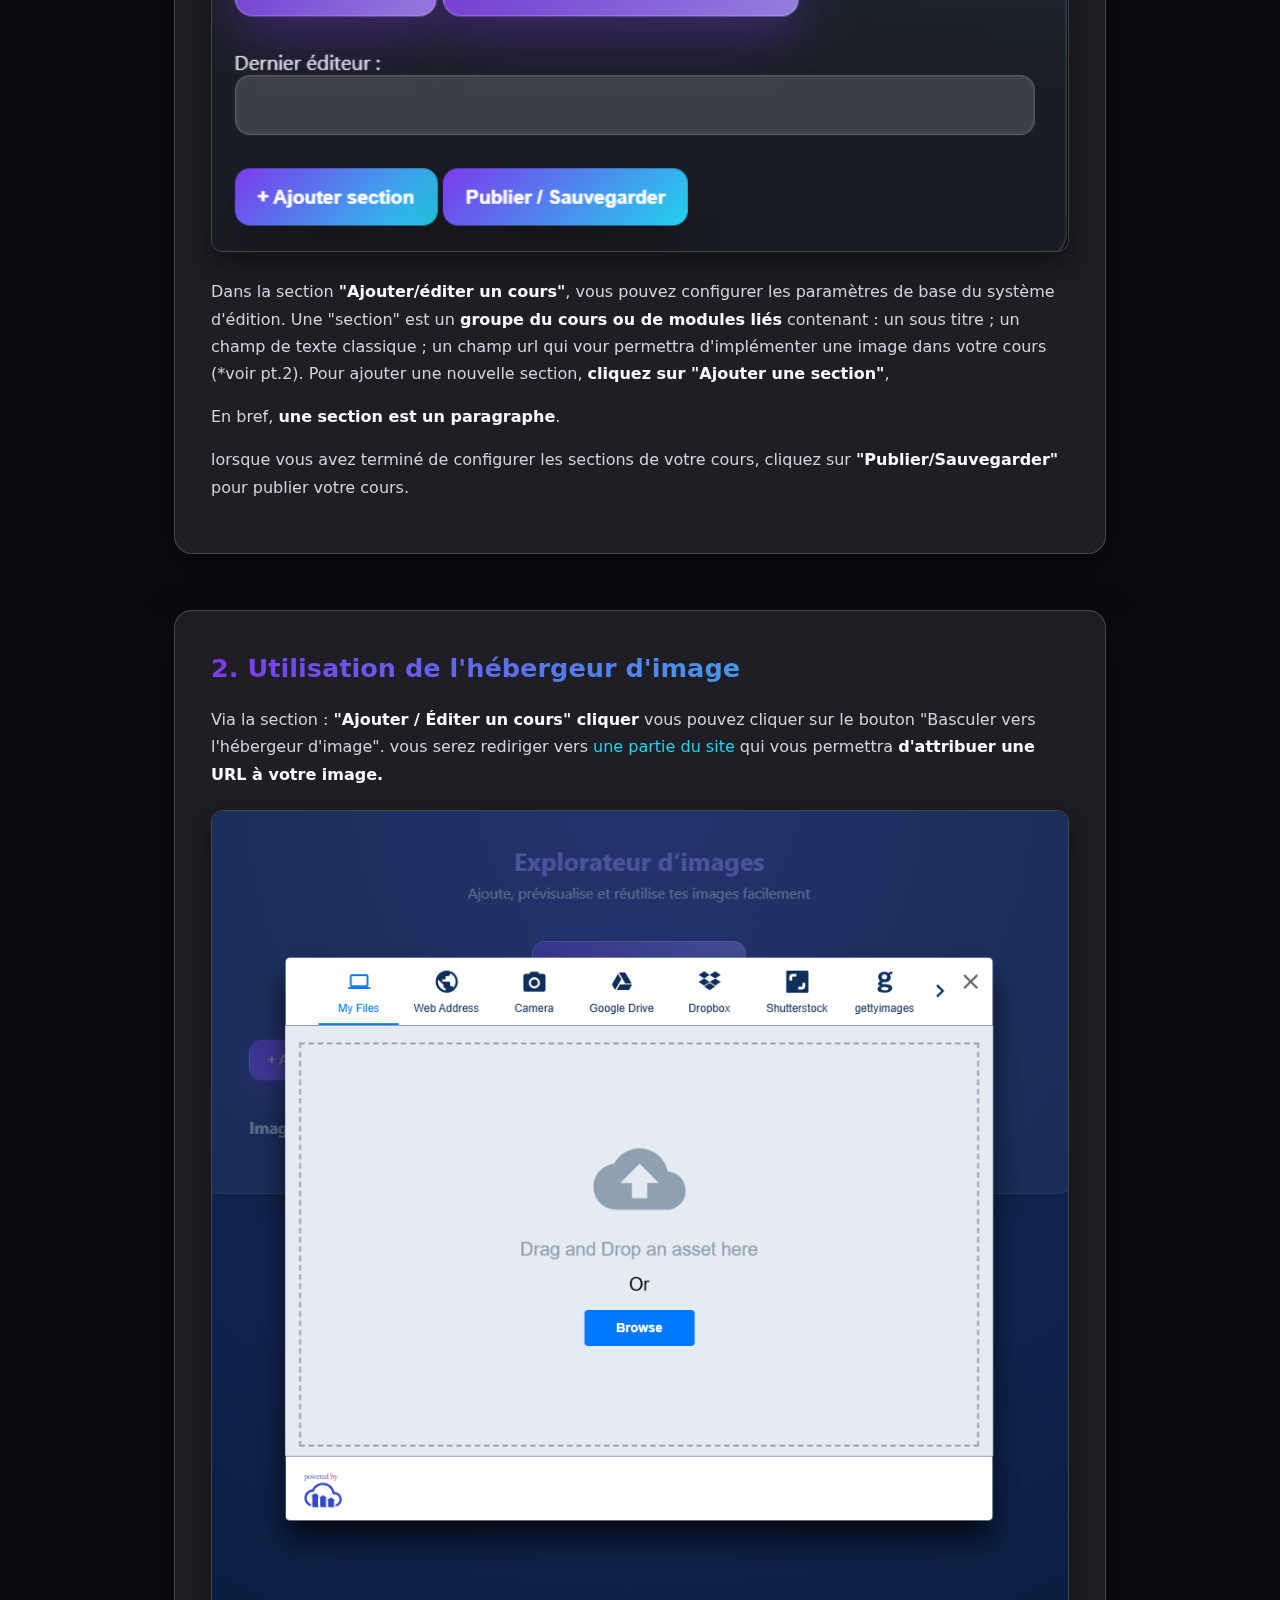
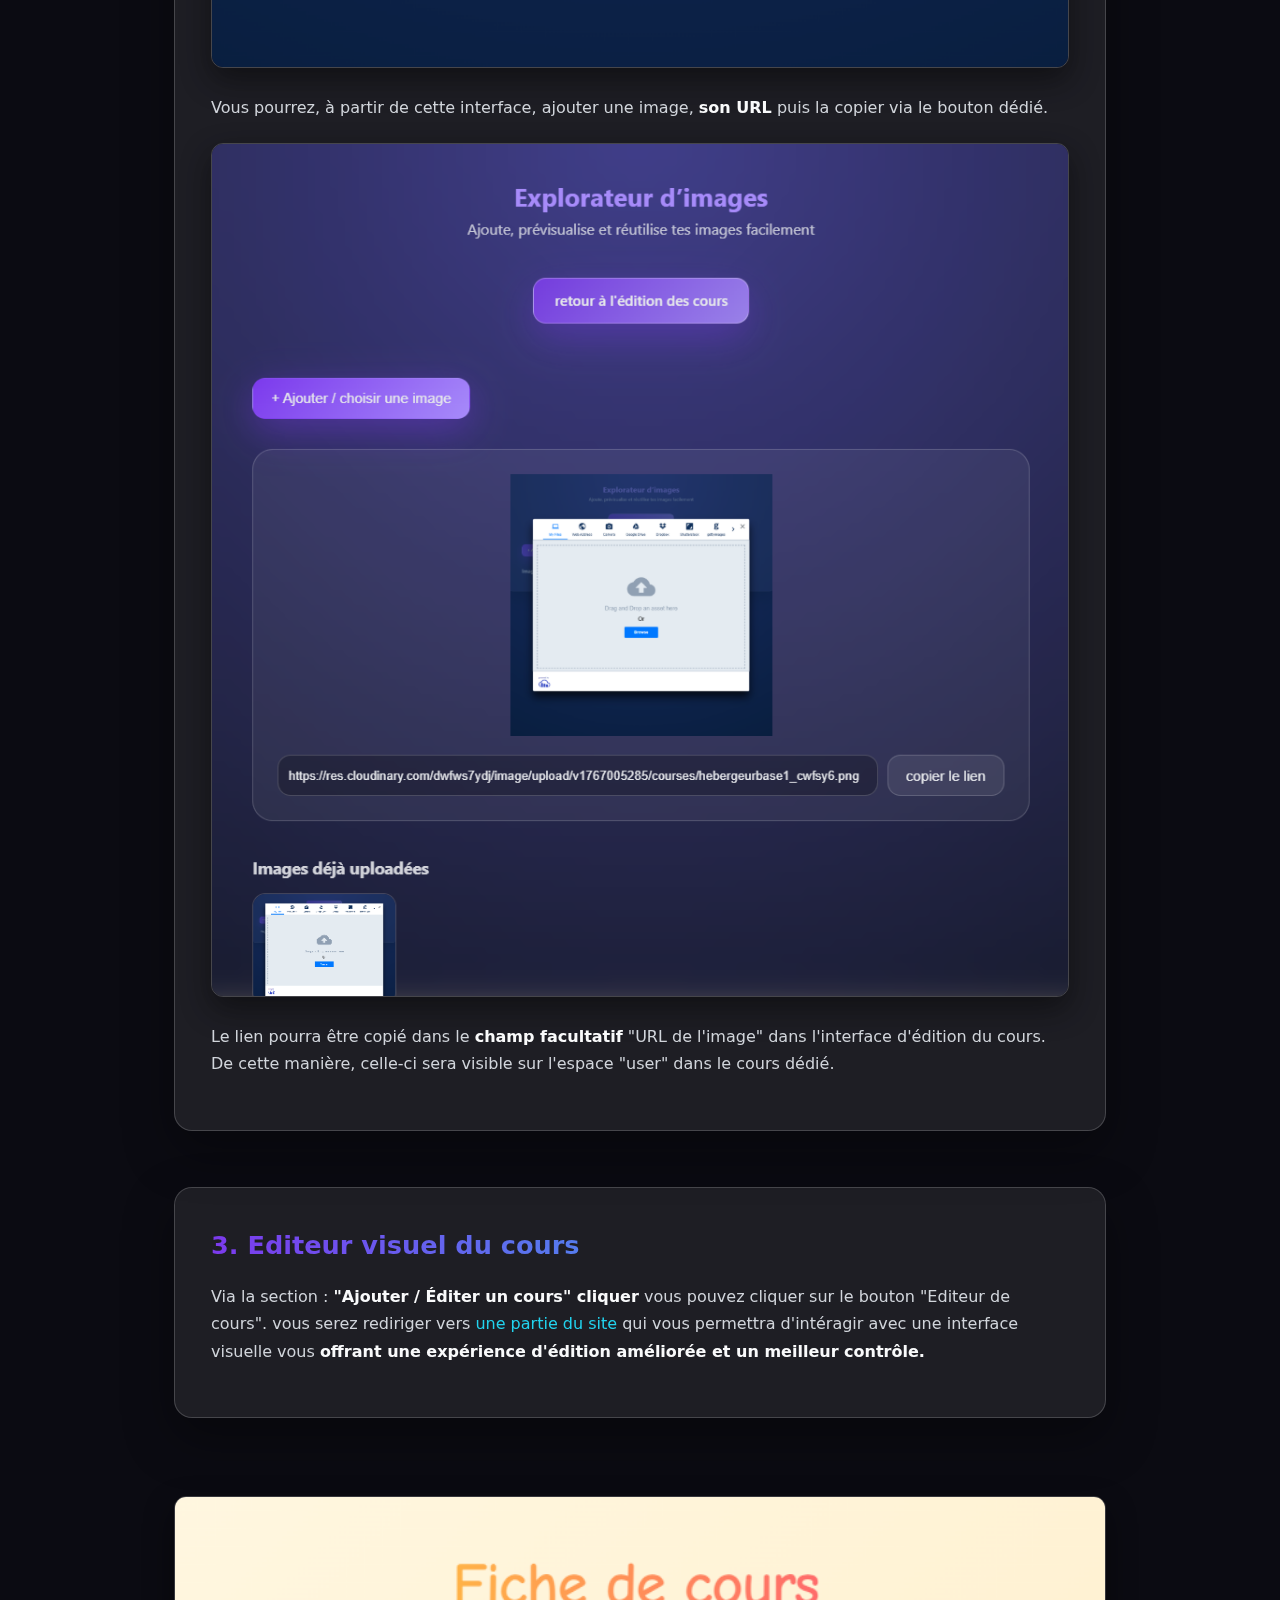
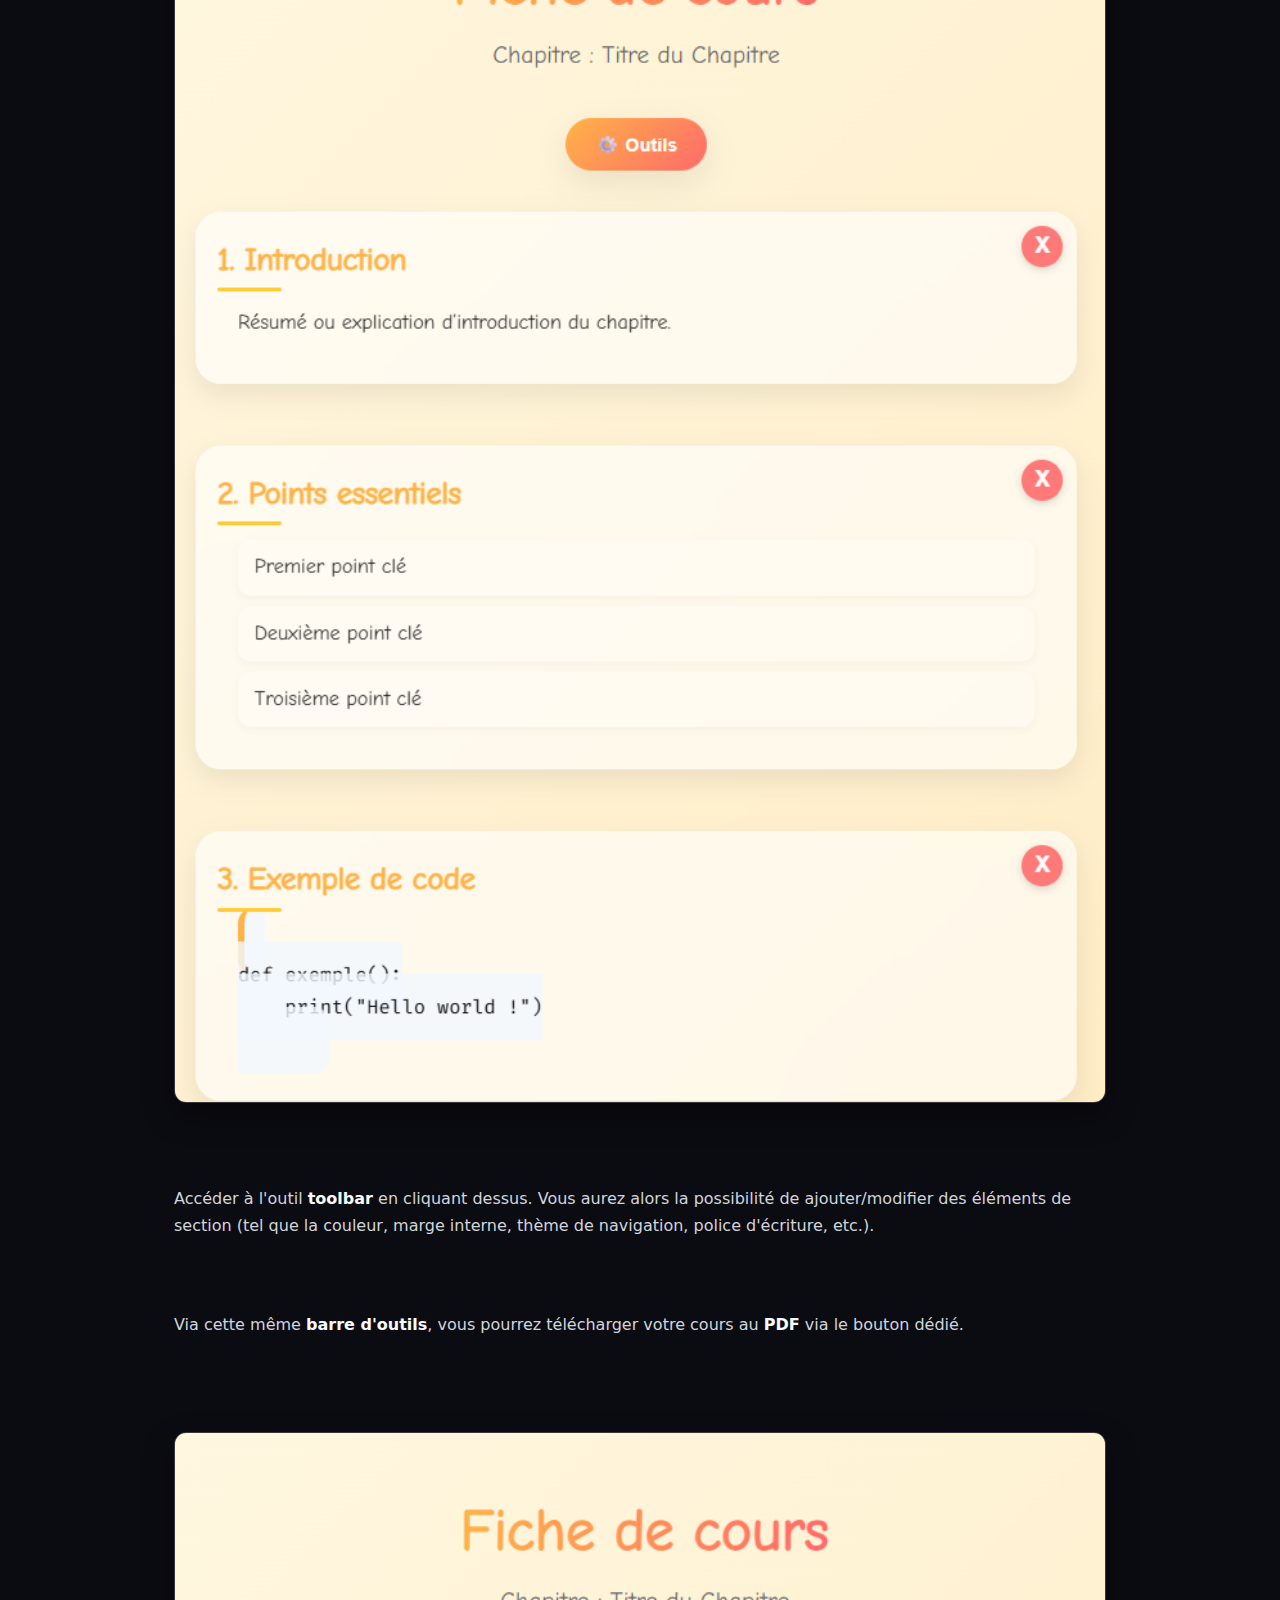
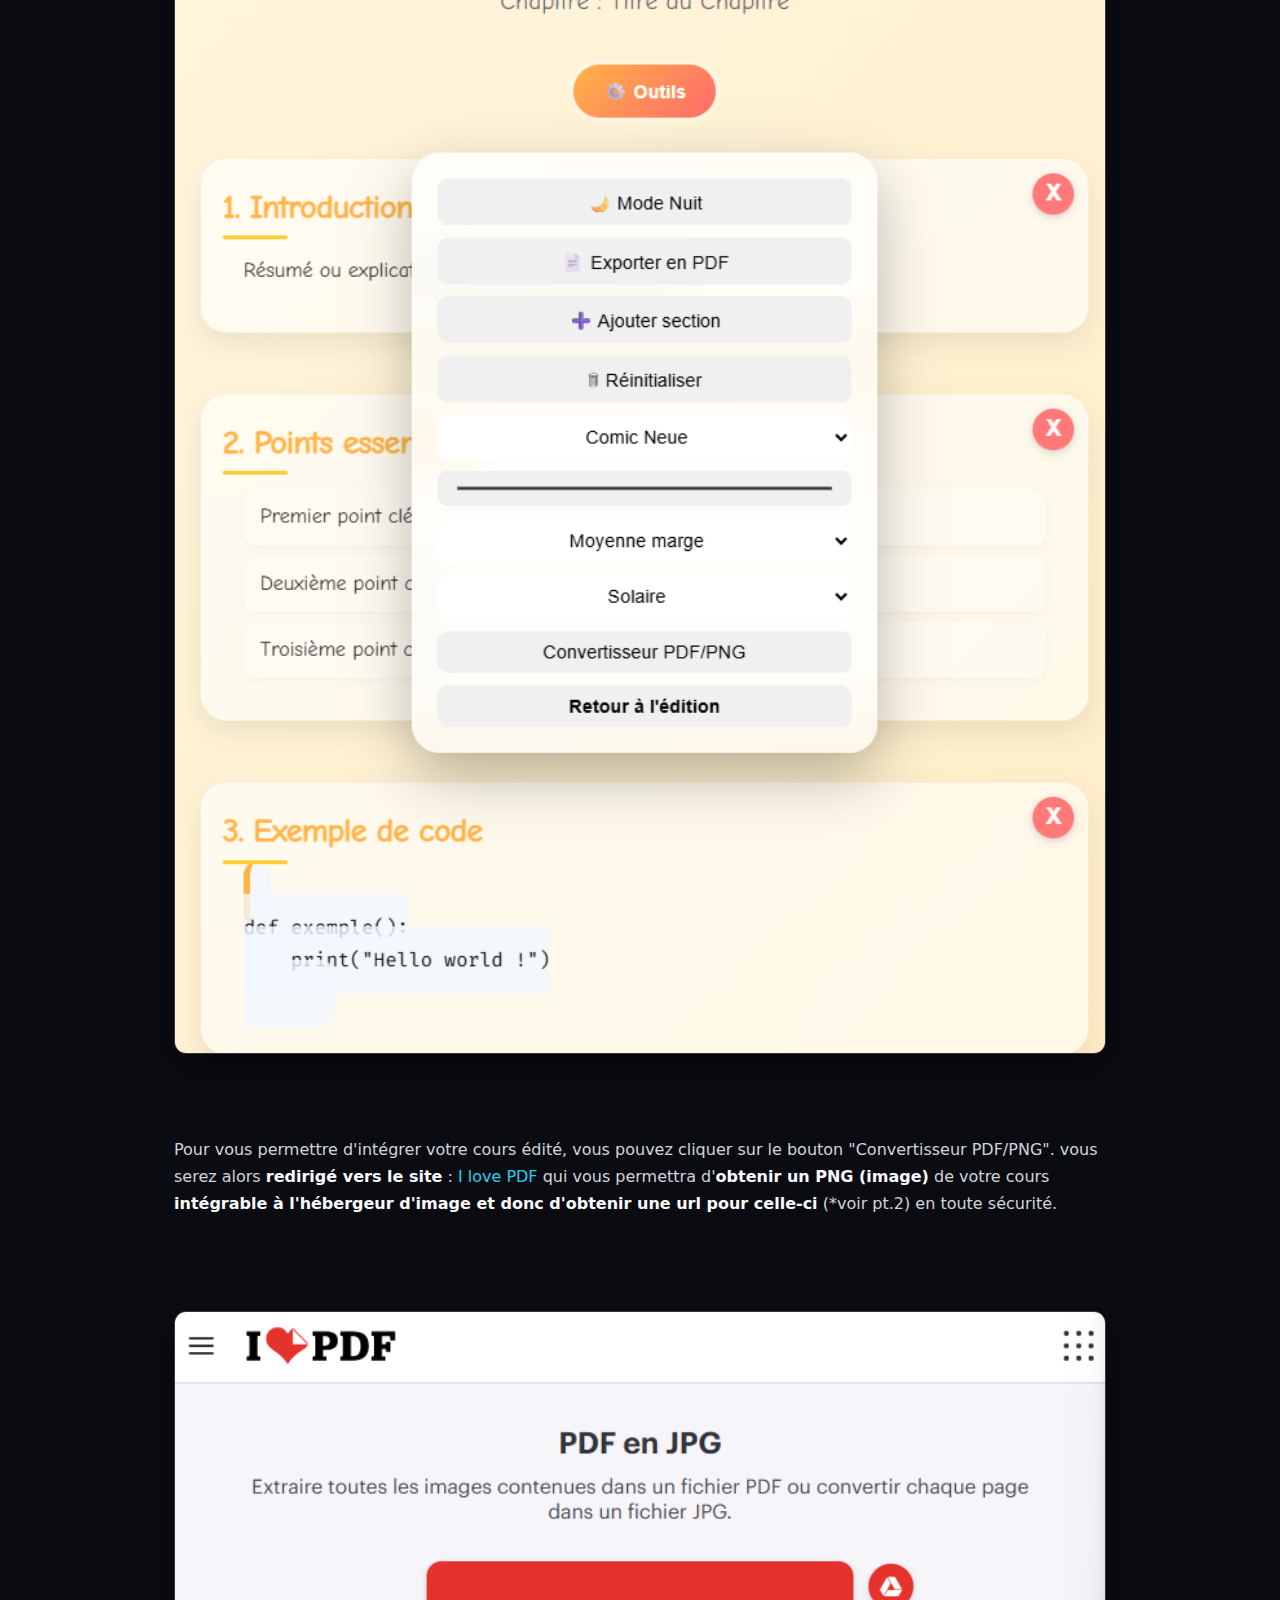
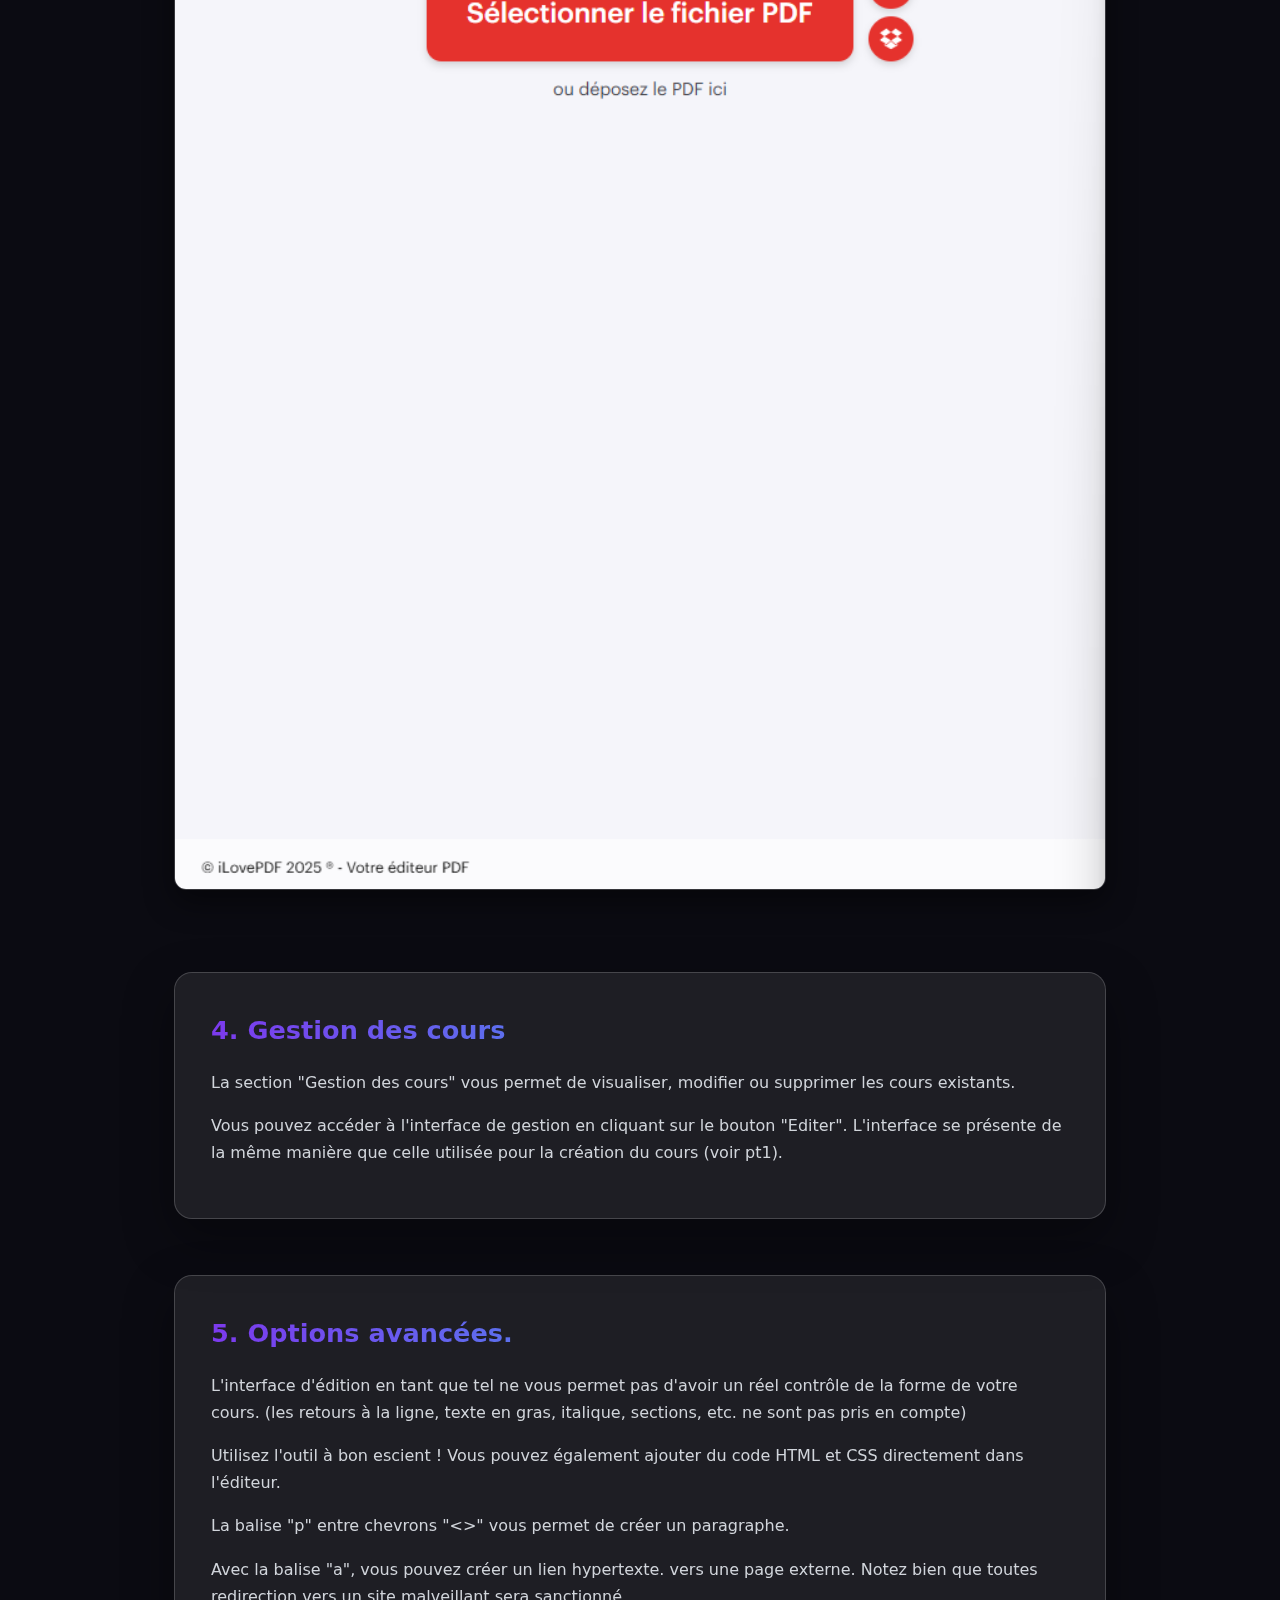
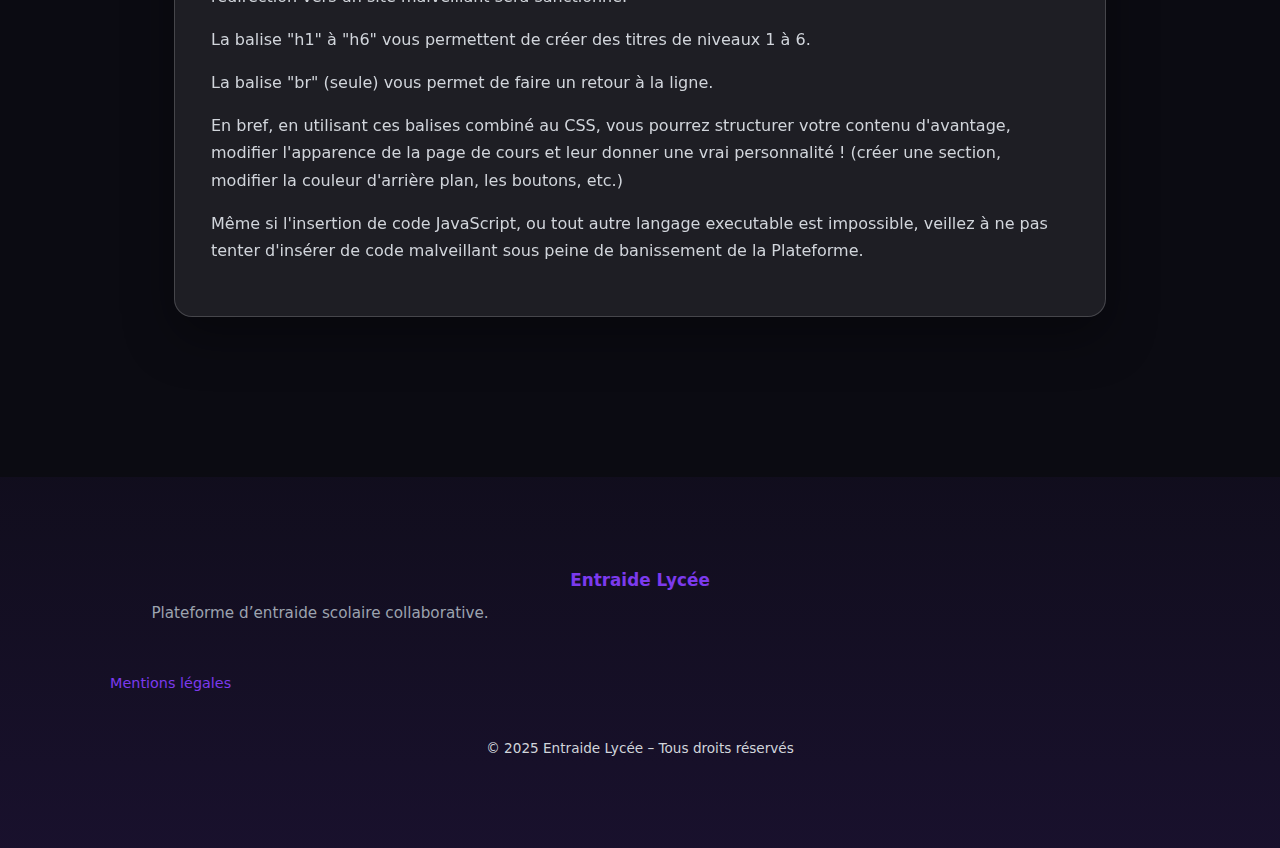
<file: guideAdmin/guide.html>
<!DOCTYPE html>
<html lang="fr">

<head>
    <meta charset="UTF-8">
    <meta name="viewport" content="width=device-width, initial-scale=1.0">
    <title>Guide Administrateur</title>
    <link rel="stylesheet" href="style.css">
    <link rel="shortcut icon" href="../css/favicon.ico">

    <!-- Standard Favicon -->
    <link rel="icon" type="image/png" sizes="16x16" href="../css/favicon-16x16.png">
    <link rel="icon" type="image/png" sizes="32x32" href="../css/favicon-32x32.png">
    <link rel="icon" type="image/png" sizes="48x48" href="../css/favicon-48x48.png">
</head>

<body>

    <main>
        <!-- BOUTON FLOTTANT -->
        <a href="../admin.html" class="floating-btn" title="Retour à l'accueil">
            <svg xmlns="http://www.w3.org/2000/svg"
                viewBox="0 0 640 640"><!--!Font Awesome Free v7.1.0 by @fontawesome - https://fontawesome.com License - https://fontawesome.com/license/free Copyright 2025 Fonticons, Inc.-->
                <path
                    d="M342.6 81.4C330.1 68.9 309.8 68.9 297.3 81.4L137.3 241.4C124.8 253.9 124.8 274.2 137.3 286.7C149.8 299.2 170.1 299.2 182.6 286.7L288 181.3L288 552C288 569.7 302.3 584 320 584C337.7 584 352 569.7 352 552L352 181.3L457.4 286.7C469.9 299.2 490.2 299.2 502.7 286.7C515.2 274.2 515.2 253.9 502.7 241.4L342.7 81.4z" />
            </svg>
        </a>

        <section>
            <h2>Introduction</h2>
            <p>Bienvenue dans le guide de l'administrateur. Ce guide vous aidera à gérer et <strong>configurer le
                    système
                    d'édition</strong> efficacement.</p>
        </section>
        <section>
            <h2>1. Configuration Initiale</h2>
            <img src="imgGuide/base1.png">
            <img src="imgGuide/base2.png">
            <p>Dans la section <strong>"Ajouter/éditer un cours"</strong>, vous pouvez configurer les paramètres de base
                du système
                d'édition.
                Une "section" est un <strong>groupe du cours ou de modules liés</strong> contenant : un sous titre ; un
                champ de texte
                classique ; un champ url qui vour permettra d'implémenter une image dans votre cours (*voir pt.2). Pour
                ajouter une nouvelle section, <strong>cliquez sur "Ajouter une section"</strong>,
            </p>
            <p>En bref, <strong>une section est un paragraphe</strong>.</p>
            <p>
                lorsque vous avez terminé de configurer les sections de votre cours, cliquez sur
                <strong>"Publier/Sauvegarder"</strong> pour publier votre cours.
            </p>

        </section>
        <section>
            <h2>2. Utilisation de l'hébergeur d'image</h2>
            <p>Via la section : <strong>"Ajouter / Éditer un cours" cliquer</strong> vous pouvez cliquer sur le bouton
                "Basculer vers l'hébergeur d'image". vous serez rediriger vers <a
                    href="../image-explorer/Storagedasboard.html">une partie du site</a> qui vous permettra
                <strong>d'attribuer
                    une URL à votre image.</strong>
            </p>
            <img src="imgGuide/hebergeurbase1.png">
            <p>Vous pourrez, à partir de cette interface, ajouter une image, <strong>son URL</strong> puis la copier via
                le
                bouton dédié.</p>
            <img src="imgGuide/hebergeurbase2.png">
            <p>Le lien pourra être copié dans le <strong>champ facultatif</strong> "URL de l'image" dans l'interface
                d'édition du cours. De cette
                manière, celle-ci sera visible sur l'espace "user" dans le cours dédié.</p>
        </section>
        <section>
            <h2>3. Editeur visuel du cours</h2>
            <p>Via la section : <strong>"Ajouter / Éditer un cours" cliquer</strong> vous pouvez cliquer sur le bouton
                "Editeur de cours". vous serez rediriger vers <a href="../editCourse/index.html">une partie du site</a>
                qui vous permettra d'intéragir avec une interface visuelle vous <strong>offrant une expérience d'édition
                    améliorée et un meilleur contrôle.</strong></p>
        </section>

        <img src="imgGuide/editeurbase1.png">
        <p>Accéder à l'outil <strong>toolbar</strong> en cliquant dessus. Vous aurez alors la possibilité de
            ajouter/modifier des
            éléments de section (tel que la couleur, marge interne, thème de navigation, police d'écriture, etc.).
        </p>
        <p>Via cette même <strong>barre d'outils</strong>, vous pourrez télécharger votre cours au <strong>PDF</strong>
            via le bouton dédié.
        </p>
        <img src="imgGuide/editeurbase2.png">

        <p>Pour vous permettre d'intégrer votre cours édité, vous pouvez cliquer sur le bouton "Convertisseur
            PDF/PNG". vous serez alors <strong>redirigé vers le site</strong> : <a
                href="https://www.ilovepdf.com/fr/pdf_en_jpg">I love
                PDF</a> qui vous permettra d'<strong>obtenir un PNG (image)</strong> de votre cours <strong>intégrable à
                l'hébergeur d'image et donc
                d'obtenir une url pour celle-ci</strong> (*voir pt.2) en toute sécurité.</p>
        <img src="imgGuide/Ilovepdfbase1.png">
        </section>
        <section>
            <h2>4. Gestion des cours</h2>
            <p>La section "Gestion des cours" vous permet de visualiser, modifier ou supprimer les cours existants.</p>
            <p>Vous pouvez accéder à l'interface de gestion en cliquant sur le bouton "Editer". L'interface se présente
                de la même manière que celle utilisée pour la création du cours (voir pt1).</p>
        </section>
        <section>
            <h2>5. Options avancées.</h2>
            <p>L'interface d'édition en tant que tel ne vous permet pas d'avoir un réel contrôle de la forme de votre cours. (les retours à la ligne, texte en gras, italique, sections, etc. ne sont pas pris en compte)</p>
            <p>Utilisez l'outil à bon escient ! Vous pouvez également ajouter du code HTML et CSS directement dans l'éditeur.</p>
            <p>La balise "p" entre chevrons "<>" vous permet de créer un paragraphe.</p>
            <p>Avec la balise "a", vous pouvez créer un lien hypertexte. vers une page externe. Notez bien que toutes redirection vers un site malveillant sera sanctionné.</p>
            <p>La balise "h1" à "h6" vous permettent de créer des titres de niveaux 1 à 6.</p>
            <p>La balise "br" (seule) vous permet de faire un retour à la ligne.</p>
            <p>En bref, en utilisant ces balises combiné au CSS, vous pourrez structurer votre contenu d'avantage, modifier l'apparence de la page de cours et leur donner une vrai personnalité ! (créer une section, modifier la couleur d'arrière plan, les boutons, etc.) </p>
            <p>Même si l'insertion de code JavaScript, ou tout autre langage executable est impossible, veillez à ne pas tenter d'insérer de code malveillant sous peine de banissement de la Plateforme.</p>
        </section>
    </main>
    <footer class="site-footer">
        <div class="footer-container">

            <div class="footer-brand">
                <h3>Entraide Lycée</h3>
                <p>Plateforme d’entraide scolaire collaborative.</p>
            </div>

            <nav class="footer-links">
                <a href="../mentions-legales.html" class="footer-link">Mentions légales</a>
            </nav>

            <div class="footer-bottom">
                <p>© 2025 Entraide Lycée – Tous droits réservés</p>
            </div>

        </div>
    </footer>
</body>

</html>
</file>
<file: guideAdmin/style.css>
/* ===============================
   VARIABLES FOURNIES
================================ */
:root {
  --glass-bg: rgba(255, 255, 255, 0.08);
  --glass-border: rgba(255, 255, 255, 0.18);
  --blur: blur(18px);

  --primary: #7c3aed;
  --primary-light: #a78bfa;
  --accent: #22d3ee;

  --radius: 18px;
  --radius-sm: 12px;

  --shadow-soft: 0 20px 50px rgba(0, 0, 0, 0.35);
  --shadow-hover: 0 30px 80px rgba(124, 58, 237, 0.25);
}

/* ===============================
   RESET & BASE
================================ */
*,
*::before,
*::after {
  box-sizing: border-box;
}

html {
  scroll-behavior: smooth;
}

body {
  margin: 0;
  font-family: "Inter", system-ui, -apple-system, BlinkMacSystemFont, sans-serif;
  background: radial-gradient(
      1200px 600px at 20% -10%,
      rgba(124, 58, 237, 0.15),
      transparent
    ),
    radial-gradient(
      900px 500px at 80% 10%,
      rgba(34, 211, 238, 0.12),
      transparent
    ),
    #0b0b12;
  color: #e5e7eb;
  line-height: 1.7;
}

/* ===============================
   LAYOUT
================================ */
main {
  max-width: 980px;
  margin: 0 auto;
  padding: 80px 24px 100px;
  display: flex;
  flex-direction: column;
  gap: 56px;
}

/* ===============================
   SECTIONS (GLASS)
================================ */
section {
  background: var(--glass-bg);
  backdrop-filter: var(--blur);
  -webkit-backdrop-filter: var(--blur);
  border: 1px solid var(--glass-border);
  border-radius: var(--radius);
  padding: 36px;
  box-shadow: var(--shadow-soft);
  position: relative;
  overflow: hidden;
  transition: transform 0.4s ease, box-shadow 0.4s ease;
}

section::before {
  content: "";
  position: absolute;
  inset: 0;
  background: linear-gradient(
    120deg,
    transparent,
    rgba(124, 58, 237, 0.08),
    transparent
  );
  opacity: 0;
  transition: opacity 0.4s ease;
}

section:hover {
  transform: translateY(-4px);
  box-shadow: var(--shadow-hover);
}

section:hover::before {
  opacity: 1;
}

/* ===============================
   TITRES
================================ */
h2 {
  margin: 0 0 16px;
  font-size: 1.6rem;
  font-weight: 700;
  background: linear-gradient(
    90deg,
    var(--primary),
    var(--accent)
  );
  -webkit-background-clip: text;
  -webkit-text-fill-color: transparent;
}

/* ===============================
   TEXTE
================================ */
p {
  margin: 0 0 16px;
  color: #d1d5db;
}

strong {
  color: #f9fafb;
  font-weight: 600;
}

/* ===============================
   LIENS
================================ */
a {
  color: var(--accent);
  text-decoration: none;
  font-weight: 500;
  position: relative;
}

a::after {
  content: "";
  position: absolute;
  left: 0;
  bottom: -3px;
  width: 0;
  height: 2px;
  background: linear-gradient(
    90deg,
    var(--primary),
    var(--accent)
  );
  transition: width 0.3s ease;
}

a:hover::after {
  width: 100%;
}

/* ===============================
   IMAGES
================================ */
img {
  width: 100%;
  display: block;
  margin: 22px 0 26px;
  border-radius: var(--radius-sm);
  border: 1px solid var(--glass-border);
  box-shadow: 0 12px 30px rgba(0, 0, 0, 0.45);
  transition: transform 0.4s ease, box-shadow 0.4s ease;
}

img:hover {
  transform: scale(1.02);
  box-shadow: 0 20px 50px rgba(0, 0, 0, 0.6);
}

/* ===============================
   FOOTER
================================ */
footer {
  padding: 40px 24px;
  text-align: center;
  font-size: 0.9rem;
  color: #9ca3af;
  border-top: 1px solid var(--glass-border);
  background: linear-gradient(
    to top,
    rgba(0, 0, 0, 0.4),
    transparent
  );
}

/* ===============================
   RESPONSIVE
================================ */
@media (max-width: 768px) {
  main {
    padding: 60px 16px 80px;
    gap: 40px;
  }

  section {
    padding: 26px 22px;
  }

  h2 {
    font-size: 1.35rem;
  }

  img {
    margin: 18px 0 22px;
  }
}

@media (max-width: 480px) {
  h2 {
    font-size: 1.2rem;
  }

  p {
    font-size: 0.95rem;
  }
}





/* ===============================
   🧩 FOOTER GLOBAL
================================ */
.site-footer {
  margin-top: 60px;
  background: linear-gradient(180deg,
      rgba(124, 58, 237, 0.05),
      rgba(124, 58, 237, 0.12));
  border-top: 1px solid var(--border);
}

.footer-container {
  max-width: 1100px;
  margin: auto;
  padding: 32px 20px;

  display: flex;
  flex-direction: column;
  gap: 24px;
}

/* Branding */
.footer-brand h3 {
  color: var(--primary);
  margin-bottom: 6px;
}

.footer-brand p {
  color: var(--muted);
  font-size: 0.95rem;
  max-width: 420px;
}

/* Liens */
.footer-links {
  display: flex;
  gap: 18px;
  flex-wrap: wrap;
}

.footer-link {
  position: relative;
  color: var(--primary);
  text-decoration: none;
  font-weight: 500;
  padding: 4px 0;
}

.footer-link::after {
  content: "";
  position: absolute;
  left: 0;
  bottom: -2px;
  width: 0%;
  height: 2px;
  background: linear-gradient(90deg, var(--primary), var(--primary-light));
  transition: width 0.25s ease;
}

.footer-link:hover::after {
  width: 100%;
}

/* Bas de footer */
.footer-bottom {
  border-top: 1px solid var(--border);
  padding-top: 14px;
  font-size: 0.85rem;
  color: var(--muted);
}

/* ===============================
   📱 RESPONSIVE FOOTER
================================ */
@media (max-width: 600px) {
  .footer-container {
    text-align: center;
  }

  .footer-links {
    justify-content: center;
  }
}







/* ===============================
   BOUTON FLOTTANT FIXE
================================ */
.floating-btn {
  position: fixed;
  bottom: 32px; /* distance du bas */
  right: 32px;  /* distance du côté droit */
  width: 52px;
  height: 52px;

  display: flex;
  align-items: center;
  justify-content: center;

  background: var(--primary);
  color: #fff;
  font-size: 1.25rem;
  text-decoration: none;

  border-radius: 50%;
  border: none;

  box-shadow: var(--shadow-soft);
  transition: transform 0.25s ease, box-shadow 0.25s ease, background 0.25s ease;
  z-index: 999;
}

/* Hover / effet survol */
.floating-btn:hover {
  background: var(--accent);
  transform: translateY(-3px) scale(1.05);
  box-shadow: var(--shadow-hover);
}

/* Mobile adaptatif */
@media (max-width: 600px) {
  .floating-btn {
    bottom: 20px;
    right: 20px;
    width: 48px;
    height: 48px;
    font-size: 1.1rem;
  }
}



main a svg {
  width: 18px;
  height: 18px;
  fill: currentColor;
  opacity: 0.9;
}




.code-block {
  background: rgba(255,255,255,0.05);
  border: 1px solid rgba(255,255,255,0.15);
  padding: 16px;
  border-radius: 12px;
  font-family: "JetBrains Mono", monospace;
  font-size: 14px;
  white-space: pre-wrap;
  overflow-x: auto;
  color: #e5e7eb;
}
</file>
<file: css/auth.css>
/* ===============================
   RESET
================================ */
*,
*::before,
*::after {
  box-sizing: border-box;
}

html {
  scroll-behavior: smooth;
  
}

body {
  margin: 0;
  min-height: 100vh;
  font-family: "Inter", system-ui, -apple-system, BlinkMacSystemFont, sans-serif;
  color: #e5e7eb;
  background:
    radial-gradient(1200px 600px at 10% 10%, #7c3aed33, transparent),
    radial-gradient(1000px 500px at 90% 20%, #22d3ee33, transparent),
    linear-gradient(180deg, #0b0f1a, #05070d);
}

/* ===============================
   VARIABLES
================================ */
:root {
  --glass-bg: rgba(255, 255, 255, 0.08);
  --glass-border: rgba(255, 255, 255, 0.18);
  --blur: blur(18px);

  --primary: #7c3aed;
  --primary-light: #a78bfa;
  --accent: #22d3ee;

  /* Added commonly used color tokens */
  --border: rgba(255, 255, 255, 0.06);
  --muted: rgba(229, 231, 235, 0.65);
  --text: #e5e7eb;

  --radius: 18px;
  --radius-sm: 12px;

  --shadow-soft: 0 20px 50px rgba(0, 0, 0, 0.35);
  --shadow-hover: 0 30px 80px rgba(124, 58, 237, 0.25);
}

/* ===============================
   LAYOUT
================================ */
body.center {
  display: flex;
  align-items: center;
  justify-content: center;
  padding: 40px 20px;
}

/* Grille principale */
.auth-layout {
  width: 100%;
  max-width: 1100px;
  display: grid;
  grid-template-columns: 1fr 1fr;
  gap: 40px;
  align-items: center;
}

/* ===============================
   COLONNE GAUCHE – CONNEXION
================================ */
.auth-card {
  background: var(--glass-bg);
  backdrop-filter: var(--blur);
  -webkit-backdrop-filter: var(--blur);
  border: 1px solid var(--glass-border);
  border-radius: var(--radius);
  padding: 36px;
  box-shadow: var(--shadow-soft);
  display: flex;
  flex-direction: column;
  gap: 16px;
}

/* Logo / titre */
.auth-card h1 {
  margin-bottom: 10px;
  font-size: clamp(2rem, 4vw, 2.6rem);
  text-align: center;
  background: linear-gradient(90deg, #fff, var(--primary-light));
  -webkit-background-clip: text;
  color: transparent;
}







/* ===============================
   🔥 Tremblement écran
================================ */
@keyframes shake {
  0% { transform: translate(0px, 0px); }
  20% { transform: translate(-5px, 5px); }
  40% { transform: translate(5px, -5px); }
  60% { transform: translate(-5px, 5px); }
  80% { transform: translate(5px, -5px); }
  100% { transform: translate(0, 0); }
}











/* Inputs */
.auth-card input {
  width: 100%;
  padding: 14px 16px;
  border-radius: var(--radius-sm);
  border: 1px solid var(--glass-border);
  background: var(--glass-bg);
  backdrop-filter: var(--blur);
  color: #fff;
  font-size: 0.95rem;
  outline: none;
  transition: border 0.2s ease, box-shadow 0.2s ease;
}

.auth-card input::placeholder {
  color: #c7c9d1;
}

.auth-card input:focus {
  border-color: var(--primary);
  box-shadow: 0 0 0 2px #7c3aed55;
}

/* Boutons */
.auth-card button {
  width: 100%;
  padding: 14px 18px;
  border-radius: var(--radius-sm);
  border: none;
  cursor: pointer;
  font-weight: 600;
  font-size: 0.95rem;
  color: #fff;
  background: linear-gradient(135deg, var(--primary), var(--accent));
  box-shadow: var(--shadow-soft);
  transition: transform 0.2s ease, box-shadow 0.2s ease, filter 0.2s ease;
}

.auth-card button:hover {
  transform: translateY(-2px);
  box-shadow: var(--shadow-hover);
  filter: brightness(1.1);
}

.auth-card button:active {
  transform: translateY(0);
}

/* Accessible focus styles */
.auth-card input:focus-visible,
.auth-card button:focus-visible,
.checkbox-group input[type="checkbox"]:focus-visible {
  outline: none;
  box-shadow: 0 0 0 3px #7c3aed44;
  border-color: var(--primary);
}

/* ===============================
   COLONNE DROITE – PRÉSENTATION
================================ */
.auth-info {
  padding: 20px;
}

.auth-info h2 {
  font-size: 1.7rem;
  margin-bottom: 16px;
  color: var(--primary-light);
}

.auth-info p {
  font-size: 1rem;
  line-height: 1.65;
  margin-bottom: 14px;
  opacity: 0.95;
}

.auth-info strong {
  color: var(--accent);
  font-weight: 600;
}

.auth-info ul {
  margin: 18px 0 22px;
  padding-left: 20px;
}

.auth-info li {
  margin-bottom: 8px;
  font-size: 0.95rem;
}

/* Highlight */
.auth-highlight {
  font-size: 1.05rem;
  font-weight: 600;
  color: var(--accent);
}

/* ===============================
   RESPONSIVE
================================ */
@media (max-width: 900px) {
  .auth-layout {
    grid-template-columns: 1fr;
  }

  .auth-info {
    text-align: center;
  }

  .auth-info ul {
    text-align: left;
    display: inline-block;
  }
}




/* ===============================
   CHECKBOX ACCEPTATION STYLÉE
================================ */
.checkbox-group {
  display: flex;
  align-items: flex-start;
  gap: 12px;
  margin: 20px 0;
  font-size: 0.95rem;
  line-height: 1.4;
}

.checkbox-group input[type="checkbox"] {
  /* Cacher la checkbox native */
  appearance: none;
  -webkit-appearance: none;
  width: 24px;
  height: 24px;
  border: 2px solid var(--primary, #7c3aed);
  border-radius: 6px;
  position: relative;
  cursor: pointer;
  transition: all 0.25s ease;
  flex-shrink: 0;
  background: var(--glass-bg);
  backdrop-filter: var(--blur);
}

/* Check centré et animé */
.checkbox-group input[type="checkbox"]:checked::after {
  content: '';
  position: absolute;
  top: 50%;
  left: 50%;
  width: 8px;
  height: 14px;
  border: solid white;
  border-width: 0 2px 2px 0;
  transform: translate(-50%, -50%) rotate(45deg) scale(0);
  animation: checkmark 0.2s ease forwards;
}

@keyframes checkmark {
  0% { transform: translate(-50%, -50%) rotate(45deg) scale(0); }
  100% { transform: translate(-50%, -50%) rotate(45deg) scale(1); }
}

/* Hover effet glow */
.checkbox-group input[type="checkbox"]:hover {
  box-shadow: 0 0 6px rgba(124, 58, 237, 0.5);
  border-color: var(--primary-light, #a78bfa);
}

/* Label */
.accept-section {
  cursor: pointer;
  color: #fff;
  line-height: 1.5;
}

.accept-section a {
  color: var(--primary, #7c3aed);
  text-decoration: underline;
  transition: color 0.2s ease;
}

.accept-section a:hover {
  color: var(--primary-light, #a78bfa);
}

/* Mobile responsive */
@media (max-width: 480px) {
  .checkbox-group {
    flex-direction: column;
    align-items: flex-start;
  }
}
</file>
<file: css/admin.css>
/* ===============================
   RESET & BASE
================================ */
*,
*::before,
*::after {
  box-sizing: border-box;
}

html {
  scroll-behavior: smooth;
}

body {
  margin: 0;
  min-height: 100vh;
  font-family: "Inter", system-ui, -apple-system, BlinkMacSystemFont, sans-serif;
  background:
    radial-gradient(1200px 600px at 10% 10%, #7c3aed33, transparent),
    radial-gradient(1000px 500px at 90% 20%, #22d3ee33, transparent),
    linear-gradient(180deg, #0b0f1a, #05070d);
  color: #e5e7eb;
  max-width: 100%;
  overflow-x: hidden;
  padding-bottom: 32px;
}

/* ===============================
   VARIABLES
================================ */
:root {
  --glass-bg: rgba(255,255,255,0.08);
  --glass-border: rgba(255,255,255,0.18);
  --blur: blur(18px);

  --primary: #7c3aed;
  --primary-light: #a78bfa;
  --accent: #22d3ee;

  --radius: 18px;
  --radius-sm: 12px;

  --shadow-soft: 0 20px 50px rgba(0,0,0,0.35);
  --shadow-hover: 0 30px 80px rgba(124,58,237,0.25);
}

/* ===============================
   TOPBAR
================================ *//* ===============================
   TOPBAR ADMIN – DISCRETE
================================ */
.topbar {
  max-width: 1100px;
  margin: 24px auto 40px;
  padding: 16px 22px;

  display: flex;
  align-items: center;
  justify-content: space-between;

  background: var(--glass-bg);
  backdrop-filter: var(--blur);
  -webkit-backdrop-filter: var(--blur);

  border: 1px solid var(--glass-border);
  border-radius: var(--radius);

  box-shadow: var(--shadow-soft);
}

/* ===============================
   TITRE
================================ */
.topbar h1 {
  margin: 0;
  font-size: 1.35rem;
  font-weight: 600;
  color: #f3f4f6;
  letter-spacing: 0.2px;
}

/* ===============================
   BOUTON ICÔNE (BULLE)
================================ */
.topbar a {
  width: 42px;
  height: 42px;

  display: flex;
  align-items: center;
  justify-content: center;

  background: rgba(255, 255, 255, 0.12);
  border: 1px solid var(--glass-border);
  border-radius: 50%;

  color: #e5e7eb;
  text-decoration: none;

  transition:
    background 0.25s ease,
    transform 0.25s ease,
    box-shadow 0.25s ease;
}

.topbar a:hover {
  background: rgba(124, 58, 237, 0.2);
  transform: translateY(-1px);
  box-shadow: 0 8px 22px rgba(124, 58, 237, 0.25);
}

/* ===============================
   SVG
================================ */
.topbar a svg {
  width: 18px;
  height: 18px;
  fill: currentColor;
  opacity: 0.9;
}

/* ===============================
   RESPONSIVE
================================ */
@media (max-width: 600px) {
  .topbar {
    margin: 16px 12px 28px;
    padding: 14px 18px;
  }

  .topbar h1 {
    font-size: 1.2rem;
  }

  .topbar a {
    width: 38px;
    height: 38px;
  }
}


/* ===============================
   CONTAINER PRINCIPAL
================================ */
.admin-container {
  display: grid;
  grid-template-columns: 1fr 1fr;
  gap: 24px;
  max-width: 1400px;
  margin: 32px auto;
  padding: 0 16px;
}

section.card {
  padding: 24px;
  border-radius: var(--radius);
  background: var(--glass-bg);
  backdrop-filter: var(--blur);
  border: 1px solid var(--glass-border);
  box-shadow: var(--shadow-soft);
  display: flex;
  flex-direction: column;
  gap: 16px;
  transition: transform 0.25s ease, box-shadow 0.25s ease;
}

section.card:hover {
  transform: translateY(-4px);
  box-shadow: var(--shadow-hover);
}

/* ===============================
   INPUTS / SELECTS
================================ */
input,
select {
  width: 100%;
  padding: 14px 16px;
  border-radius: var(--radius-sm);
  border: 1px solid var(--glass-border);
  background: var(--glass-bg);
  backdrop-filter: var(--blur);
  color: #fff;
  font-size: 0.95rem;
  outline: none;
  transition: border 0.2s ease, box-shadow 0.2s ease;
}

input::placeholder {
  color: #c7c9d1;
}

input:focus,
select:focus {
  border-color: var(--primary);
  box-shadow: 0 0 0 2px #7c3aed55;
}

/* Select dropdown lisible */
select option {
  background-color: #f3f4f8;
  color: #111827;
  font-weight: 500;
}

/* ===============================
   BUTTONS
================================ */
button {
  padding: 14px 18px;
  border-radius: var(--radius-sm);
  border: none;
  cursor: pointer;
  font-weight: 600;
  font-size: 0.95rem;
  color: #fff;
  background: linear-gradient(135deg, var(--primary), var(--accent));
  box-shadow: var(--shadow-soft);
  transition: transform 0.2s ease, box-shadow 0.2s ease, filter 0.2s ease;
  margin-top:1.6rem;
}

button:hover {
  transform: translateY(-2px);
  box-shadow: var(--shadow-hover);
  filter: brightness(1.1);
}

button:active {
  transform: translateY(0);
}

/* ===============================
   LISTE DES COURS
================================ */
#courseList {
  display: grid;
  grid-template-columns: repeat(auto-fill, minmax(240px, 1fr));
  gap: 16px;
}

/* ===============================
   SECTIONS FORMULAIRE
================================ */
#sections {
  display: flex;
  flex-direction: column;
  gap: 12px;
}

/* ===============================
   RESPONSIVE
================================ */
@media (max-width: 1100px) {
  .admin-container {
    grid-template-columns: 1fr;
  }
}

@media (max-width: 500px) {


  section.card {
    padding: 18px;
    gap: 12px;
  }

  input, select, button {
    font-size: 0.9rem;
  }
}




/* ===============================
   🧩 FOOTER GLOBAL
================================ */
.site-footer {
  margin-top: 60px;
  background: linear-gradient(
    180deg,
    rgba(124, 58, 237, 0.05),
    rgba(124, 58, 237, 0.12)
  );
  border-top: 1px solid var(--border);
}

.footer-container {
  max-width: 1100px;
  margin: auto;
  padding: 32px 20px;

  display: flex;
  flex-direction: column;
  gap: 24px;
}

/* Branding */
.footer-brand h3 {
  color: var(--primary);
  margin-bottom: 6px;
}

.footer-brand p {
  color: var(--muted);
  font-size: 0.95rem;
  max-width: 420px;
}

/* Liens */
.footer-links {
  display: flex;
  gap: 18px;
  flex-wrap: wrap;
}

.footer-link {
  position: relative;
  color: var(--primary);
  text-decoration: none;
  font-weight: 500;
  padding: 4px 0;
}

.footer-link::after {
  content: "";
  position: absolute;
  left: 0;
  bottom: -2px;
  width: 0%;
  height: 2px;
  background: linear-gradient(90deg, var(--primary), var(--primary-light));
  transition: width 0.25s ease;
}

.footer-link:hover::after {
  width: 100%;
}

/* Bas de footer */
.footer-bottom {
  border-top: 1px solid var(--border);
  padding-top: 14px;
  font-size: 0.85rem;
  color: var(--muted);
}

/* ===============================
   📱 RESPONSIVE FOOTER
================================ */
@media (max-width: 600px) {
  .footer-container {
    text-align: center;
  }

  .footer-links {
    justify-content: center;
  }
}









.editeur {
  display: inline-flex;
  align-items: center;
  justify-content: center;
  gap: 0.6rem;

  padding: 0.85rem 1.4rem;
  margin-top: 1.6rem;
  margin-bottom: 1.6rem;

  font-size: 0.95rem;
  font-weight: 500;
  text-decoration: none;
  color: #e5e7eb;

  background: linear-gradient(
    135deg,
    rgba(124, 58, 237, 0.85),
    rgba(167, 139, 250, 0.85)
  );

  border-radius: 14px;
  border: 1px solid rgba(255, 255, 255, 0.25);

  backdrop-filter: blur(18px);
  box-shadow:
    0 15px 40px rgba(124, 58, 237, 0.35),
    inset 0 0 0 rgba(255, 255, 255, 0.15);

  transition: 
    transform 0.25s ease,
    box-shadow 0.25s ease,
    background 0.25s ease;
}

/* Hover */
.editeur:hover {
  transform: translateY(-3px);
  box-shadow:
    0 25px 70px rgba(124, 58, 237, 0.5);
}

/* Active */
.editeur:active {
  transform: translateY(0);
  box-shadow:
    0 10px 25px rgba(124, 58, 237, 0.35);
}
</file>
<file: css/style.css>
/* ===============================
   RESET & BASE
================================ */
*,
*::before,
*::after {
  box-sizing: border-box;
}

html {
  scroll-behavior: smooth;
}

body {
  margin: 0;
  min-height: 100vh;
  font-family: "Inter", system-ui, -apple-system, BlinkMacSystemFont, sans-serif;
  background: radial-gradient(1200px 600px at 10% 10%, #7c3aed33, transparent),
    radial-gradient(1000px 500px at 90% 20%, #22d3ee33, transparent),
    linear-gradient(180deg, #0b0f1a, #05070d);
  color: #e5e7eb;
}

html,
body {
  max-width: 100%;
  overflow-x: hidden;
}

/* ===============================
   VARIABLES
================================ */
:root {
  --glass-bg: rgba(255, 255, 255, 0.08);
  --glass-border: rgba(255, 255, 255, 0.18);
  --blur: blur(18px);

  --primary: #7c3aed;
  --primary-light: #a78bfa;
  --accent: #22d3ee;

  --radius: 18px;
  --radius-sm: 12px;

  --shadow-soft: 0 20px 50px rgba(0, 0, 0, 0.35);
  --shadow-hover: 0 30px 80px rgba(124, 58, 237, 0.25);
}

/* ===============================
   UTILS
================================ */
.center {
  display: flex;
  flex-direction: column;
  align-items: center;
  justify-content: center;
  gap: 16px;
  padding: 32px;
  min-height: 100vh;
}

/* ===============================
   TITRES
================================ */
h1,
h2,
h3 {
  margin: 0;
  font-weight: 700;
  letter-spacing: -0.02em;
}

h1 {
  font-size: clamp(2rem, 4vw, 3rem);
  background: linear-gradient(90deg, #fff, var(--primary-light));
  -webkit-background-clip: text;
  color: transparent;
}

h2 {
  font-size: 1.4rem;
  margin-bottom: 12px;
}

h3 {
  font-size: 1.05rem;
}

/* ===============================
   INPUTS / SELECTS
================================ */
input,
select {
  width: 100%;
  max-width: 420px;
  padding: 14px 16px;
  border-radius: var(--radius-sm);
  border: 1px solid var(--glass-border);
  background: var(--glass-bg);
  backdrop-filter: var(--blur);
  color: #fff;
  font-size: 0.95rem;
  outline: none;
  transition: border 0.2s ease, box-shadow 0.2s ease;
}

input::placeholder {
  color: #c7c9d1;
}

input:focus,
select:focus {
  border-color: var(--primary);
  box-shadow: 0 0 0 2px #7c3aed55;
}

/* ===============================
   BUTTONS
================================ */
button {
  width: 100%;
  max-width: 420px;
  padding: 14px 18px;
  border-radius: var(--radius-sm);
  border: none;
  cursor: pointer;
  font-weight: 600;
  font-size: 0.95rem;
  color: #fff;
  background: linear-gradient(135deg, var(--primary), var(--accent));
  box-shadow: var(--shadow-soft);
  transition: transform 0.2s ease, box-shadow 0.2s ease, filter 0.2s ease;
}

button:hover {
  transform: translateY(-2px);
  box-shadow: var(--shadow-hover);
  filter: brightness(1.1);
}

button:active {
  transform: translateY(0);
}

/* ===============================
   LIENS
================================ */
a {
  color: var(--primary-light);
  text-decoration: none;
  font-weight: 500;
}

a:hover {
  text-decoration: underline;
}

/* ===============================
   LAYOUT PRINCIPAL
================================ */
.layout {
  display: grid;
  grid-template-columns: 260px 1fr;
  gap: 24px;
  padding: 24px;
  max-width: 1400px;
  margin: 0 auto;
}

/* ===============================
   ASIDE – RESPONSIVE UNIVERSEL
================================ */

aside {
  display: flex;
  flex-direction: column;
  gap: 14px;
  padding: 18px;

  background: linear-gradient(160deg,
      rgba(255, 255, 255, 0.14),
      rgba(255, 255, 255, 0.04));
  backdrop-filter: blur(22px);
  border-radius: var(--radius);
  border: 1px solid var(--glass-border);
  box-shadow: var(--shadow-soft);

  height: fit-content;
  position: sticky;
  top: 24px;
  z-index: 999;
}

/* Sélecteurs */
aside select {
  width: 100%;
  appearance: none;
  padding: 14px 44px 14px 16px;
  border-radius: 14px;

  background:
    linear-gradient(135deg, rgba(255, 255, 255, 0.12), rgba(255, 255, 255, 0.04));
  border: 1px solid rgba(255, 255, 255, 0.25);

  color: #fff;
  font-weight: 500;
  cursor: pointer;
  transition: border .25s ease, box-shadow .25s ease, transform .2s ease;
}

aside select:hover {
  transform: translateY(-1px);
  border-color: var(--primary-light);
}

aside select:focus {
  outline: none;
  border-color: var(--primary);
  box-shadow: 0 0 0 2px #7c3aed55;
}

/* Lien déconnexion */
aside a {
  padding: 13px 16px;
  text-align: center;
  border-radius: 14px;

  background: linear-gradient(135deg,
      rgba(124, 58, 237, 0.3),
      rgba(34, 211, 238, 0.18));
  border: 1px solid rgba(255, 255, 255, 0.25);

  color: #fff;
  font-weight: 600;
  transition: transform .2s ease, box-shadow .2s ease;
}

aside a:hover {
  transform: translateY(-2px);
  box-shadow: 0 20px 60px rgba(124, 58, 237, 0.4);
}


/* ===============================
   CONTENU
================================ */
main.content {
  display: flex;
  flex-direction: column;
  gap: 32px;
}

main#course {
  width: 100%;
  max-width: 100%;
  overflow-wrap: break-word;
  word-break: break-word;
}


/* ===============================
   CARTES (COURS)
================================ */
.card {
  padding: 18px;
  border-radius: var(--radius);
  background: var(--glass-bg);
  backdrop-filter: var(--blur);
  border: 1px solid var(--glass-border);
  box-shadow: var(--shadow-soft);
  cursor: pointer;
  transition: transform 0.25s ease, box-shadow 0.25s ease;
}

.card:hover {
  transform: translateY(-4px);
  box-shadow: var(--shadow-hover);
}

/* Progress indicator used inside course cards and latest cards */
.course-progress {
  margin-top: 8px;
}

.course-progress .track {
  width: 100%;
  background: rgba(255, 255, 255, 0.06);
  border-radius: 6px;
  height: 8px;
  overflow: hidden;
}

.course-progress .fill {
  height: 100%;
  width: 0%;
  background: linear-gradient(90deg, var(--primary), var(--primary-light));
  transition: width 200ms ease;
}

.course-progress .label {
  display: block;
  margin-top: 6px;
  color: #cbd5e1;
  font-size: 0.85rem;
}

/* Slightly smaller track for latest cards */
.latest-card .course-progress .track {
  height: 6px;
}

/* ===============================
   LISTE DES COURS
================================ */
#courseList {
  display: grid;
  grid-template-columns: repeat(auto-fill, minmax(260px, 1fr));
  gap: 16px;
}

/* ===============================
   DERNIERS COURS
================================ */
.latest-section {
  margin-top: 8px;
}

.latest-grid {
  display: grid;
  grid-template-columns: repeat(auto-fill, minmax(220px, 1fr));
  gap: 16px;
}

.latest-card {
  padding: 18px;
  border-radius: var(--radius);
  background: linear-gradient(160deg,
      rgba(255, 255, 255, 0.12),
      rgba(255, 255, 255, 0.03));
  border: 1px solid var(--glass-border);
  backdrop-filter: var(--blur);
  box-shadow: var(--shadow-soft);
  cursor: pointer;
  transition: transform 0.25s ease, box-shadow 0.25s ease;
}

.latest-card:hover {
  transform: translateY(-4px) scale(1.01);
  box-shadow: var(--shadow-hover);
}

/* ===============================
   BADGES
================================ */
.badge {
  display: inline-block;
  padding: 4px 10px;
  border-radius: 999px;
  font-size: 0.7rem;
  font-weight: 600;
  margin-bottom: 8px;
}

.badge.subject {
  background: #22d3ee33;
  color: #67e8f9;
}

.badge.class {
  background: #7c3aed33;
  color: #c4b5fd;
}

/* ===============================
   SECTIONS DE COURS
================================ */
section {
  margin-bottom: 28px;
}

/* Chronometer / stopwatch on course page */
.chronometer {
  width: 100%;
  display: flex;
  justify-content: space-between;
  align-items: center;
  gap: 12px;
  padding: 12px 16px;
  border-radius: 12px;
  background: linear-gradient(180deg, rgba(255, 255, 255, 0.02), rgba(255, 255, 255, 0.01));
  border: 1px solid rgba(255, 255, 255, 0.03);
  margin-bottom: 14px;
}

.chrono-display {
  font-size: 1.05rem;
  font-weight: 700;
  color: #fff;
}

.chrono-controls {
  display: flex;
  gap: 8px
}

.chrono-controls button {
  padding: 8px 10px;
  border-radius: 10px;
  border: none;
  cursor: pointer;
  font-weight: 700
}

.chrono-controls .start {
  background: linear-gradient(90deg, var(--primary), var(--primary-light));
  color: #fff
}

.chrono-controls .pause {
  background: #ff6b6b;
  color: #fff
}

.chrono-controls .reset {
  background: rgba(255, 255, 255, 0.04);
  color: var(--muted)
}

section img {
  max-width: 100%;
  border-radius: var(--radius-sm);
  margin-top: 12px;
  box-shadow: var(--shadow-soft);
}

/* ===============================
   RESPONSIVE
================================ */
@media (max-width: 900px) {
  .layout {
    grid-template-columns: 1fr;
  }


}

/* ===============================
   MOBILE / TABLETTE
================================ */
@media (max-width: 768px) {

  /* On small screens keep the aside visible at the TOP so it won't hide the chronometer
     and add space on main content so the chronometer remains accessible. */
  aside {
    position: fixed;
    top: 16px;
    left: 16px;
    right: 16px;
    bottom: auto;

    flex-direction: row;
    align-items: center;
    gap: 10px;

    padding: 14px;
    z-index: 1000;
  }

  /* Push main content down so the chronometer and page header aren't hidden */
  main.content,
  main#course {
    margin-top: 92px;
  }

  aside select,
  aside a {
    flex: 1 1 0;
    min-width: 0;
    padding: 12px;
    font-size: 0.9rem;
  }

}

/* ===============================
   TRÈS PETITS ÉCRANS
================================ */
@media (max-width: 420px) {

  aside {
    gap: 8px;
    padding: 12px;
  }

  aside a {
    font-size: 0.85rem;
  }
}

@media (max-width: 500px) {
  body {
    font-size: 14px;
  }

  h1 {
    text-align: center;
  }

  .center {
    padding: 20px;
  }
}


/* Menu déroulant – style harmonisé (limite navigateur) */
select option {
  background-color: #f3f4f8;
  color: #111827;
  font-weight: 500;
}

/* Option sélectionnée (Firefox surtout) */
select option:checked {
  background-color: #e0e7ff;
  color: #312e81;
}

/* Hover (support partiel mais safe) */
select option:hover {
  background-color: #e5e7eb;
}


/* ===============================
   🧩 FOOTER GLOBAL
================================ */
.site-footer {
  margin-top: 60px;
  background: linear-gradient(180deg,
      rgba(124, 58, 237, 0.05),
      rgba(124, 58, 237, 0.12));
  border-top: 1px solid var(--border);
}

.footer-container {
  max-width: 1100px;
  margin: auto;
  padding: 32px 20px;

  display: flex;
  flex-direction: column;
  gap: 24px;
}

/* Branding */
.footer-brand h3 {
  color: var(--primary);
  margin-bottom: 6px;
}

.footer-brand p {
  color: var(--muted);
  font-size: 0.95rem;
  max-width: 420px;
}

/* Liens */
.footer-links {
  display: flex;
  gap: 18px;
  flex-wrap: wrap;
}

.footer-link {
  position: relative;
  color: var(--primary);
  text-decoration: none;
  font-weight: 500;
  padding: 4px 0;
}

.footer-link::after {
  content: "";
  position: absolute;
  left: 0;
  bottom: -2px;
  width: 0%;
  height: 2px;
  background: linear-gradient(90deg, var(--primary), var(--primary-light));
  transition: width 0.25s ease;
}

.footer-link:hover::after {
  width: 100%;
}

/* Bas de footer */
.footer-bottom {
  border-top: 1px solid var(--border);
  padding-top: 14px;
  font-size: 0.85rem;
  color: var(--muted);
}

/* ===============================
   📱 RESPONSIVE FOOTER
================================ */
@media (max-width: 600px) {
  .footer-container {
    text-align: center;
  }

  .footer-links {
    justify-content: center;
  }
}

/* ===============================
   📄 MENTIONS LÉGALES
================================ */

.legale-page {
  max-width: 900px;
  margin: 0 auto;
  padding: 40px 20px;
}

/* Titre principal */
.legale-page h1 {
  text-align: center;
  margin-bottom: 40px;
  font-size: clamp(2rem, 4vw, 2.6rem);
  background: linear-gradient(120deg, var(--primary), var(--accent));
  -webkit-background-clip: text;
  -webkit-text-fill-color: transparent;
}

/* Sections */
.legale-page section {
  background: var(--glass-bg);
  backdrop-filter: var(--blur);
  -webkit-backdrop-filter: var(--blur);
  border: 1px solid var(--glass-border);
  border-radius: var(--radius);
  padding: 24px;
  margin-bottom: 24px;
  box-shadow: var(--shadow-soft);
  transition: transform 0.25s ease, box-shadow 0.25s ease;
}

.legale-page section:hover {
  transform: translateY(-3px);
  box-shadow: var(--shadow-hover);
}

/* Titres h2 */
.legale-page section h2 {
  margin-bottom: 10px;
  font-size: 1.25rem;
  color: var(--primary-light);
}

/* Sous-titres h3 */
.legale-page section h3 {
  margin-top: 18px;
  margin-bottom: 6px;
  font-size: 1.05rem;
  color: var(--accent);
}

/* Paragraphes */
.legale-page p {
  font-size: 0.95rem;
  line-height: 1.65;
  opacity: 0.95;
  margin-bottom: 10px;
}

/* Strong */
.legale-page strong {
  color: var(--primary-light);
  font-weight: 600;
}

/* Listes */
.legale-page ul {
  margin: 10px 0 14px;
  padding-left: 22px;
}

.legale-page li {
  font-size: 0.95rem;
  line-height: 1.6;
  margin-bottom: 6px;
}

/* Liens */
.legale-page a {
  color: var(--accent);
  text-decoration: none;
  font-weight: 500;
  position: relative;
}

.legale-page a::after {
  content: "";
  position: absolute;
  left: 0;
  bottom: -2px;
  width: 100%;
  height: 1px;
  background: currentColor;
  transform: scaleX(0);
  transform-origin: left;
  transition: transform 0.25s ease;
}

.legale-page a:hover::after {
  transform: scaleX(1);
}

/* Responsive */
@media (max-width: 600px) {
  .legale-page {
    padding: 30px 14px;
  }

  .legale-page section {
    padding: 18px;
  }
}



/* ===============================
   LOADER MODERNE
================================ */
#loader {
  position: fixed;
  inset: 0;
  /* top:0; right:0; bottom:0; left:0; */
  display: flex;
  flex-direction: column;
  justify-content: center;
  align-items: center;
  gap: 16px;
  z-index: 9999;
}

#loader span {
  color: #fff;
  font-weight: 700;
  font-size: 1.2rem;
  letter-spacing: 0.05em;
  text-shadow: 0 0 8px rgba(124, 58, 237, 0.7), 0 0 12px rgba(34, 211, 238, 0.6);
}

/* Spinner */
.spinner {
  width: 80px;
  height: 80px;
  border: 8px solid rgba(255, 255, 255, 0.1);
  border-top: 8px solid #7c3aed;
  /* violet */
  border-right: 8px solid #22d3ee;
  /* cyan */
  border-radius: 50%;
  animation: spin 1.5s linear infinite;
  box-shadow: 0 0 15px #7c3aed80, 0 0 20px #22d3ee80;
}

/* Animation spin */
@keyframes spin {
  0% {
    transform: rotate(0deg);
  }

  100% {
    transform: rotate(360deg);
  }
}

/* ===============================
   Profile dropdown - Modern Responsive
   - responsive positioning (top on desktop, above fixed bottom aside on mobile)
   - small arrow pointer, focus styles, width limits
================================ */
.profile-bubble {

  position: relative;
  display: inline-flex;
  align-items: center;
  justify-content: center;
  min-width: 50px;
  min-height: 50px;
  width: 50px;
  height: 50px;
  border-radius: 50%;
  background: var(--primary);
  color: white;
  font-weight: 700;
  font-size: 20px;
  cursor: pointer;
  transition: transform 0.22s cubic-bezier(0.4, 0, 0.2, 1), box-shadow 0.22s ease;
  box-shadow: var(--shadow-soft);
  z-index: 999;
}

.profile-bubble:hover,
.profile-bubble:focus-visible {
  transform: scale(1.12);
  box-shadow: var(--shadow-hover);
  outline: none;
}

/* Dropdown (desktop default: placed below the bubble) */
.profile-dropdown {
  position: absolute;
  top: calc(100% + 12px);
  left: 50%;
  transform: translateX(-50%) translateY(-6px) scale(0.98);
  min-width: 220px;
  width: min(92vw, 320px);
  background: var(--shadow-soft);
  border: 1px solid var(--glass-border);
  border-radius: var(--radius);
  padding: 14px;
  display: flex;
  flex-direction: column;
  gap: 10px;
  opacity: 0;
  pointer-events: none;
  backdrop-filter: var(--blur);
  box-shadow: var(--shadow-soft);
  transition: opacity 200ms ease, transform 220ms cubic-bezier(0.2, 0, 0, 1);
  z-index: 1100;
}

/* small arrow pointer */
.profile-dropdown::before {
  content: "";
  position: absolute;
  top: -8px;
  left: 50%;
  transform: translateX(-50%);
  width: 12px;
  height: 12px;
  background: inherit;
  border-left: 1px solid var(--glass-border);
  border-top: 1px solid var(--glass-border);
  transform-origin: center;
  transform: translateX(-50%) rotate(45deg);
  border-radius: 2px;
}

/* Active dropdown class */
.profile-dropdown.active {
  opacity: 1;
  transform: translateX(-50%) translateY(0) scale(1);
  pointer-events: auto;
}

/* Inputs & Buttons inside dropdown */
.profile-dropdown input {
  width: 100%;
  padding: 10px 12px;
  border-radius: var(--radius-sm);
  border: 1px solid var(--glass-border);
  background: rgba(255, 255, 255, 0.04);
  color: white;
  font-size: 14px;
  transition: background 0.18s ease, border 0.18s ease;
}

.profile-dropdown input:focus {
  border-color: var(--accent);
  background: rgba(255, 255, 255, 0.07);
  outline: none;
}

.profile-dropdown button {
  width: 100%;
  padding: 10px;
  border-radius: var(--radius-sm);
  border: none;
  font-weight: 600;
  font-size: 14px;
  cursor: pointer;
  transition: transform 0.15s ease, filter 0.18s ease;
}

.profile-dropdown button:hover {
  transform: translateY(-2px);
  filter: brightness(1.05);
}

.profile-dropdown button.primary {
  background: var(--primary);
  color: white;
}

.profile-dropdown button.secondary {
  background: #555;
  color: white;
}

.profile-dropdown button.danger {
  background: #ff4c4c;
  color: white;
}

/* Rich header inside profile dropdown */
.profile-dropdown .dropdown-header {
  display: flex;
  align-items: center;
  gap: 12px;
  padding: 8px 6px 6px 6px;
  border-radius: 10px;
  background: linear-gradient(180deg, rgba(255, 255, 255, 0.02), rgba(255, 255, 255, 0.01));
  border: 1px solid rgba(255, 255, 255, 0.02);
}

.profile-dropdown .avatar {
  width: 56px;
  height: 56px;
  border-radius: 50%;
  display: inline-flex;
  align-items: center;
  justify-content: center;
  font-weight: 800;
  font-size: 20px;
  color: white;
  background: linear-gradient(135deg, var(--primary), var(--accent));
  box-shadow: 0 6px 18px rgba(124, 58, 237, 0.18), 0 3px 8px rgba(34, 211, 238, 0.08);
}

.profile-dropdown .user-info {
  display: flex;
  flex-direction: column;
}

.profile-dropdown .username {
  font-weight: 700;
  color: #ffffff;
  letter-spacing: -0.01em;
}

.profile-dropdown .email {
  font-size: 0.85rem;
  color: #cbd5e1;
  opacity: 0.9;
}

/* finished counter inside dropdown header */
.profile-dropdown .finished-counter {
  margin-top: 6px;
  font-size: 0.85rem;
  color: #e6f7ff;
  background: rgba(34, 211, 238, 0.06);
  padding: 6px 8px;
  border-radius: 999px;
  display: inline-block;
  font-weight: 600;
}

.profile-dropdown .dropdown-body {
  display: flex;
  flex-direction: column;
  gap: 10px;
  padding-top: 4px;
}

.profile-dropdown .field {
  font-size: 0.9rem;
  color: #e6eef8;
}

.profile-dropdown .actions {
  display: grid;
  grid-template-columns: 1fr 1fr;
  gap: 8px;
}

.profile-dropdown .actions button {
  padding: 10px 12px;
  font-size: 0.9rem;
}

/* Full-width primary action variant */
.profile-dropdown .actions button.primary {
  grid-column: 1 / -1;
}

@media (max-width: 480px) {
  .profile-dropdown {
    width: min(92vw, 300px);
  }

  .profile-dropdown .avatar {
    width: 48px;
    height: 48px;
    font-size: 18px
  }

  .profile-dropdown .actions {
    grid-template-columns: 1fr;
  }
}

/* =====================
   Responsive mobile (aside bottom)
   When the aside becomes a fixed bottom bar, the dropdown should open upwards.
===================== */
@media (max-width: 768px) {
  .profile-bubble {

    width: 44px;
    height: 44px;
    font-size: 18px;
    flex-shrink: 0;
    flex-grow: 0;
    aspect-ratio: 1;
  }

  .profile-dropdown {
    /* On mobile the aside is fixed at top — ensure dropdown opens below the bubble */
    top: calc(100% + 12px);
    bottom: auto;
    left: 50%;
    transform: translateX(-50%) translateY(-6px) scale(0.98);
    min-width: 200px;
    width: min(92vw, 300px);
    padding: 12px;
    background: radial-gradient(1200px 600px at 10% 10%, #7c3aed33, transparent),
      radial-gradient(1000px 500px at 90% 20%, #22d3ee33, transparent),
      linear-gradient(180deg, #0b0f1a, #05070d);
  }

  .profile-dropdown::before {
    /* arrow pointing to the bubble (default below the dropdown) */
    top: -8px;
    bottom: auto;
    transform: translateX(-50%) rotate(45deg);
    border-left: 1px solid var(--glass-border);
    border-top: 1px solid var(--glass-border);
  }

  .profile-dropdown.active {
    transform: translateX(-50%) translateY(0) scale(1);
  }
}






/* ===============================
   PROGRESSION DE LECTURE
================================ */
#readingProgress {
  position: fixed;
  bottom: 0;
  left: 0;
  width: 100%;
  height: 36px;
  background: rgba(15, 15, 20, 0.9);
  backdrop-filter: blur(6px);
  display: flex;
  align-items: center;
  z-index: 9999;
}

#readingProgress .bar {
  position: absolute;
  left: 0;
  top: 0;
  height: 100%;
  width: 0%;
  background: linear-gradient(90deg, #7c3aed, #a78bfa);
  transition: width 0.15s ease;
}

#readingProgress .label {
  position: relative;
  margin-left: auto;
  padding: 0 14px;
  font-size: 0.85rem;
  opacity: 0.85;
  color: white;
}






.back-to-top {
  position: fixed;
  bottom: 50px;
  right: 30px;
  width: 45px;
  height: 45px;
  border-radius: 50%;
  border: none;
  outline: none;
  background: #fff;
  color: #000;
  font-size: 22px;
  cursor: pointer;
  display: flex;
  justify-content: center;
  align-items: center;
  box-shadow: 0 4px 12px rgba(0, 0, 0, 0.3);
  opacity: 0;
  pointer-events: none;
  transition: opacity .25s ease, transform .25s ease;
  z-index: 1000;
}

.back-to-top.show {
  opacity: 1;
  pointer-events: auto;
  transform: translateY(0);
}

.back-to-top:hover {
  transform: translateY(-3px);
  background: var(--primary-light);
  color: #fff;
}
</file>
